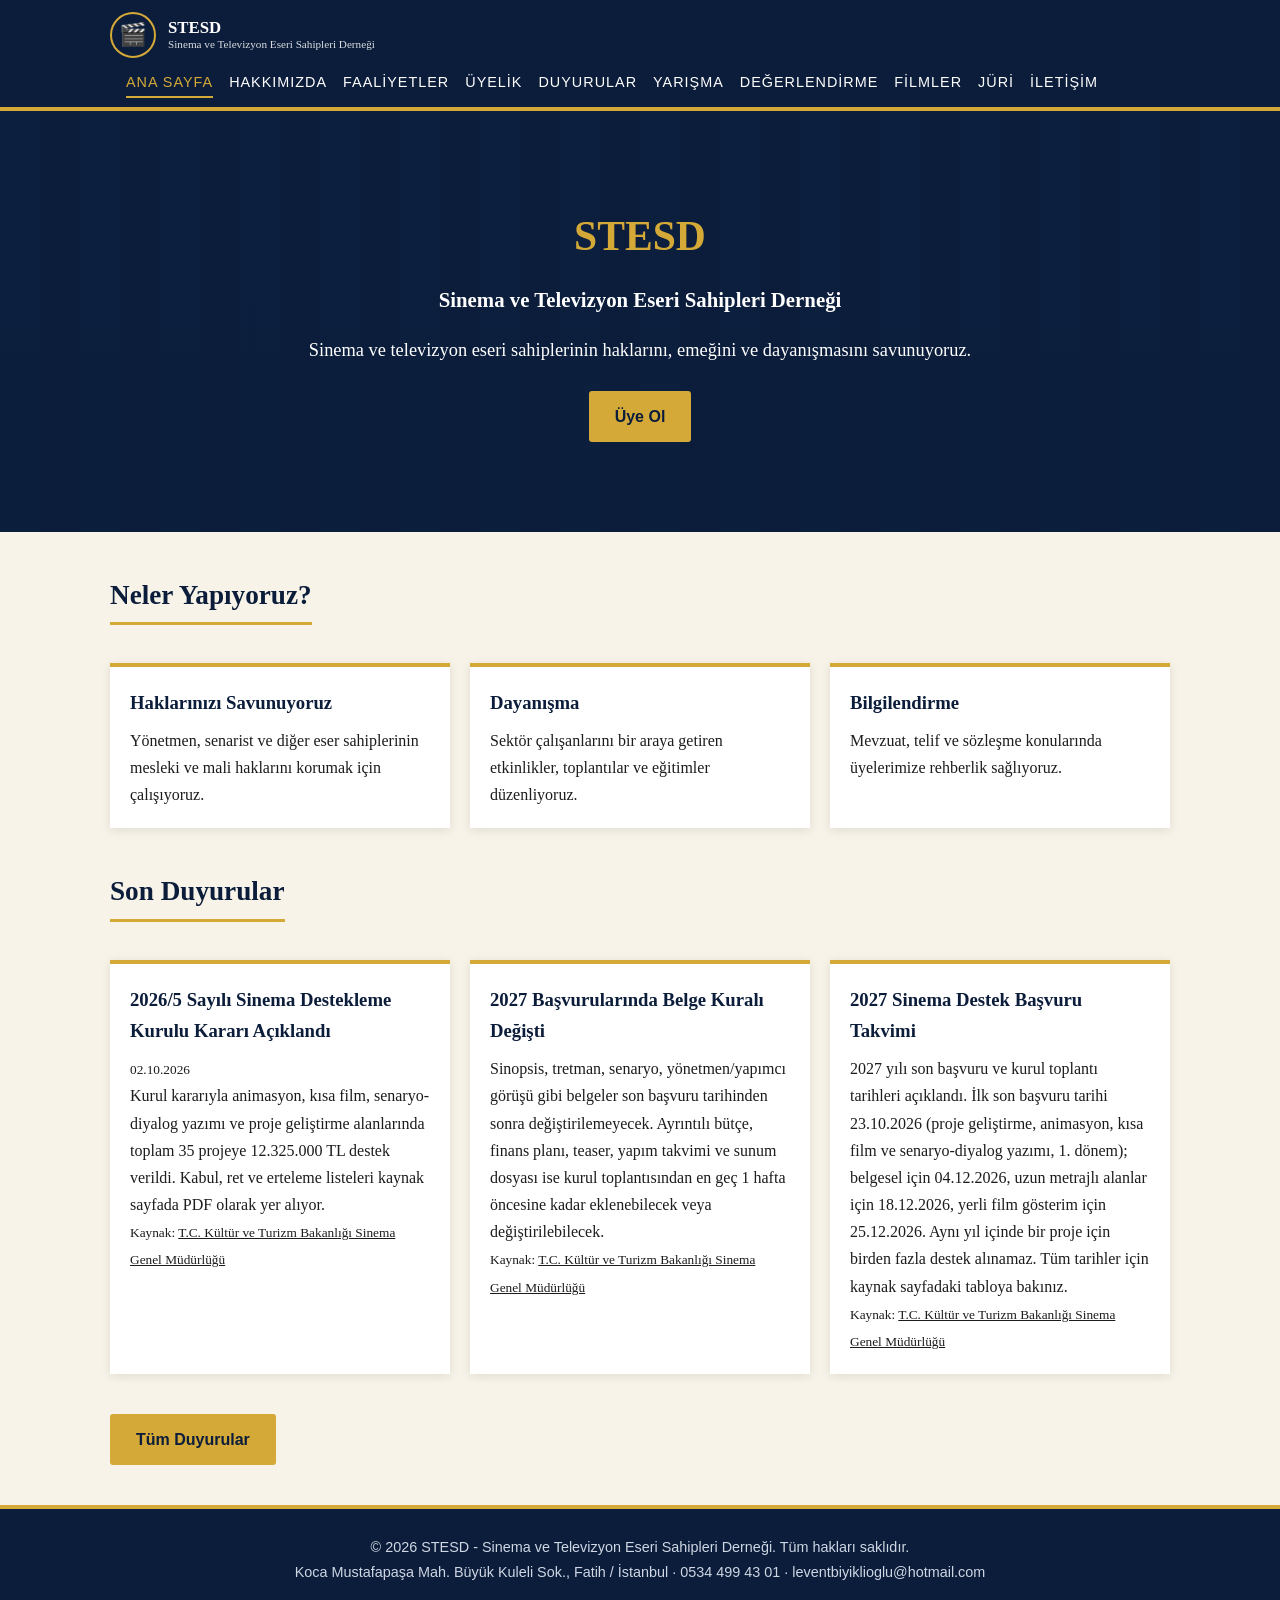
<file: index.html>
<!DOCTYPE html><html lang="tr"><head><meta charset="UTF-8"><meta name="viewport" content="width=device-width,initial-scale=1"><title>Ana Sayfa | STESD</title><meta name="description" content="Sinema ve Televizyon Eseri Sahipleri Derneği resmî web sitesi"><link rel="stylesheet" href="styles.css"></head><body>
<header><div class="bar"><a class="marka" href="index.html"><div class="amblem">🎬</div><b>STESD<small style="display:block;font-weight:normal;font-size:.7rem;opacity:.85">Sinema ve Televizyon Eseri Sahipleri Derneği</small></b></a><nav><a href="index.html" class=aktif>Ana Sayfa</a><a href="hakkimizda.html">Hakkımızda</a><a href="faaliyetler.html">Faaliyetler</a><a href="uyelik.html">Üyelik</a><a href="duyurular.html">Duyurular</a><a href="yarisma.html">Yarışma</a><a href="degerlendirme.html">Değerlendirme</a><a href="filmler.html">Filmler</a><a href="juri.html">Jüri</a><a href="iletisim.html">İletişim</a></nav></div></header>
<section class="hero"><h1>STESD</h1><h2 style="color:#fff;border:0;font-size:1.3rem;display:block">Sinema ve Televizyon Eseri Sahipleri Derneği</h2><p>Sinema ve televizyon eseri sahiplerinin haklarını, emeğini ve dayanışmasını savunuyoruz.</p><a class="btn" href="uyelik.html">Üye Ol</a></section><main><h2>Neler Yapıyoruz?</h2><div class="grid">
<div class="kart"><h3>Haklarınızı Savunuyoruz</h3><p>Yönetmen, senarist ve diğer eser sahiplerinin mesleki ve mali haklarını korumak için çalışıyoruz.</p></div>
<div class="kart"><h3>Dayanışma</h3><p>Sektör çalışanlarını bir araya getiren etkinlikler, toplantılar ve eğitimler düzenliyoruz.</p></div>
<div class="kart"><h3>Bilgilendirme</h3><p>Mevzuat, telif ve sözleşme konularında üyelerimize rehberlik sağlıyoruz.</p></div></div>
<h2>Son Duyurular</h2><div class="grid"><div class="kart"><h3>2026/5 Sayılı Sinema Destekleme Kurulu Kararı Açıklandı</h3><p><small>02.10.2026</small></p><p>Kurul kararıyla animasyon, kısa film, senaryo-diyalog yazımı ve proje geliştirme alanlarında toplam 35 projeye 12.325.000 TL destek verildi. Kabul, ret ve erteleme listeleri kaynak sayfada PDF olarak yer alıyor.</p><p><small>Kaynak: <a href="https://sinema.ktb.gov.tr/TR-474606/20265-sayili-sinema-destekleme-kurulu-karari-aciklandi.html" target="_blank" rel="noopener">T.C. Kültür ve Turizm Bakanlığı Sinema Genel Müdürlüğü</a></small></p></div><div class="kart"><h3>2027 Başvurularında Belge Kuralı Değişti</h3><p>Sinopsis, tretman, senaryo, yönetmen/yapımcı görüşü gibi belgeler son başvuru tarihinden sonra değiştirilemeyecek. Ayrıntılı bütçe, finans planı, teaser, yapım takvimi ve sunum dosyası ise kurul toplantısından en geç 1 hafta öncesine kadar eklenebilecek veya değiştirilebilecek.</p><p><small>Kaynak: <a href="https://sinema.ktb.gov.tr/TR-471302/2027-yili-sinema-destek-basvurulari-hakkinda-onemli-degisiklik.html" target="_blank" rel="noopener">T.C. Kültür ve Turizm Bakanlığı Sinema Genel Müdürlüğü</a></small></p></div><div class="kart"><h3>2027 Sinema Destek Başvuru Takvimi</h3><p>2027 yılı son başvuru ve kurul toplantı tarihleri açıklandı. İlk son başvuru tarihi 23.10.2026 (proje geliştirme, animasyon, kısa film ve senaryo-diyalog yazımı, 1. dönem); belgesel için 04.12.2026, uzun metrajlı alanlar için 18.12.2026, yerli film gösterim için 25.12.2026. Aynı yıl içinde bir proje için birden fazla destek alınamaz. Tüm tarihler için kaynak sayfadaki tabloya bakınız.</p><p><small>Kaynak: <a href="https://sinema.ktb.gov.tr/TR-461081/2027-yili-sinema-destek-basvurulari-hakkinda.html" target="_blank" rel="noopener">T.C. Kültür ve Turizm Bakanlığı Sinema Genel Müdürlüğü</a></small></p></div></div><p><a class="btn" href="duyurular.html">Tüm Duyurular</a></p></main>
<footer><p>&copy; 2026 STESD - Sinema ve Televizyon Eseri Sahipleri Derneği. Tüm hakları saklıdır.</p><p>Koca Mustafapaşa Mah. Büyük Kuleli Sok., Fatih / İstanbul · 0534 499 43 01 · leventbiyiklioglu@hotmail.com</p></footer></body></html>
</file>
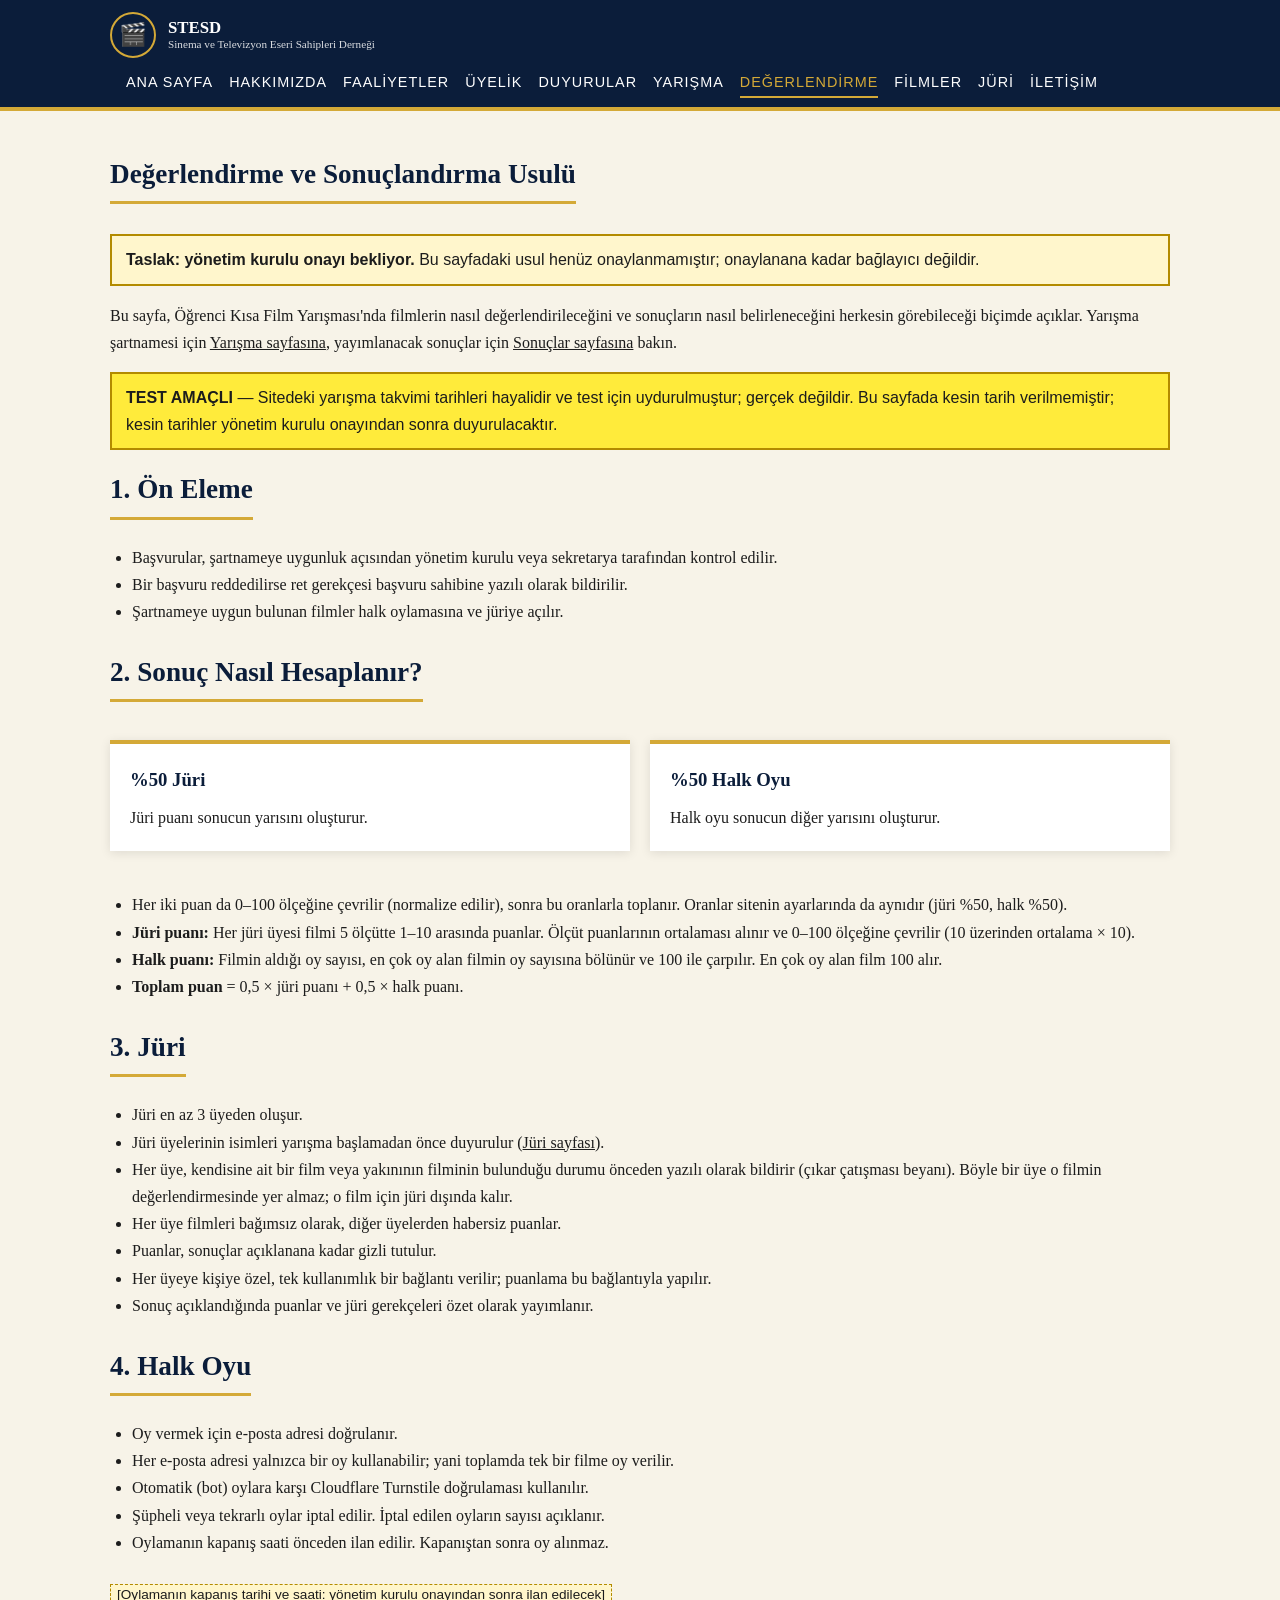
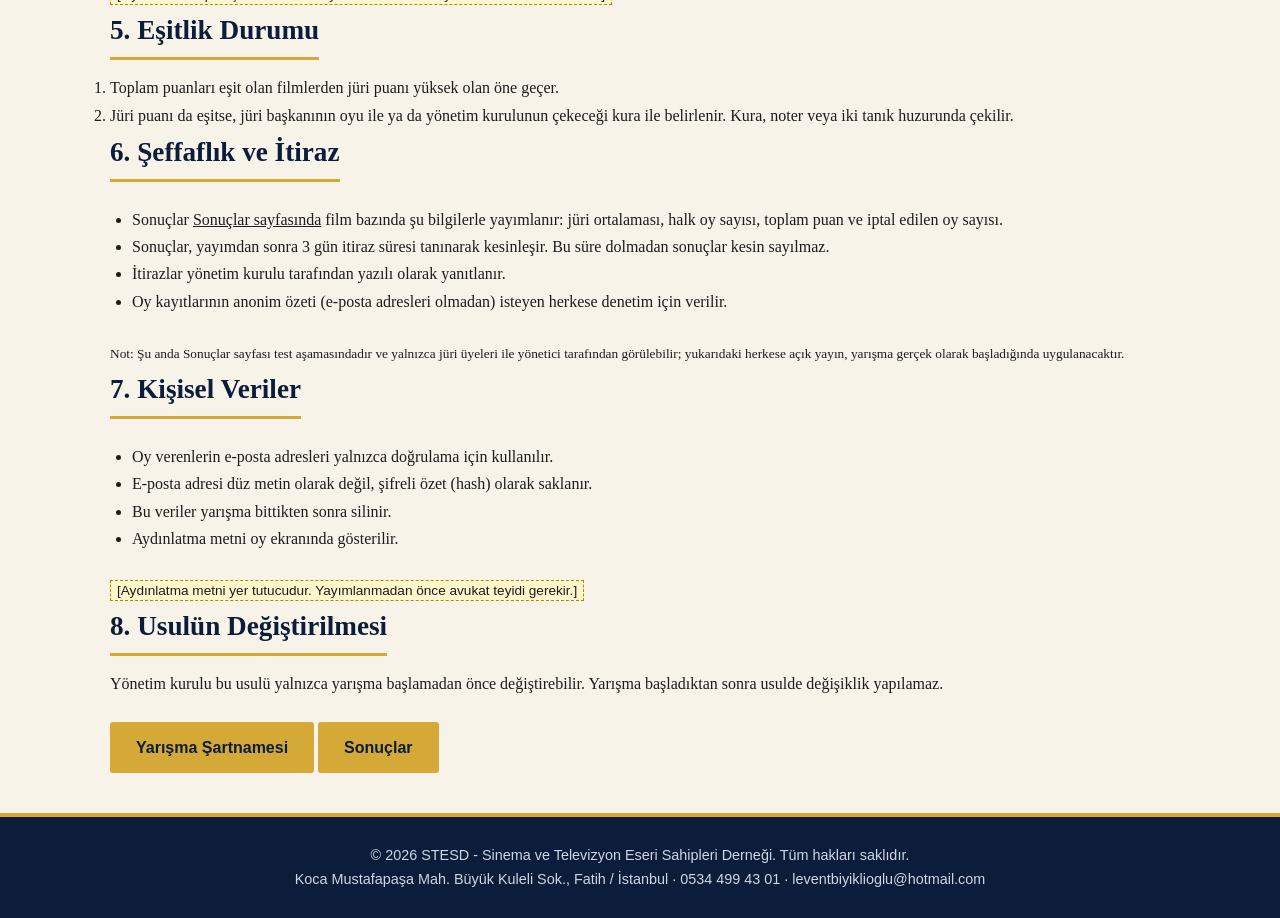
<file: degerlendirme.html>
<!DOCTYPE html><html lang="tr"><head><meta charset="UTF-8"><meta name="viewport" content="width=device-width,initial-scale=1"><title>Değerlendirme ve Sonuçlandırma Usulü | STESD</title><meta name="description" content="Sinema ve Televizyon Eseri Sahipleri Derneği resmî web sitesi"><link rel="stylesheet" href="styles.css"></head><body>
<header><div class="bar"><a class="marka" href="index.html"><div class="amblem">🎬</div><b>STESD<small style="display:block;font-weight:normal;font-size:.7rem;opacity:.85">Sinema ve Televizyon Eseri Sahipleri Derneği</small></b></a><nav><a href="index.html">Ana Sayfa</a><a href="hakkimizda.html">Hakkımızda</a><a href="faaliyetler.html">Faaliyetler</a><a href="uyelik.html">Üyelik</a><a href="duyurular.html">Duyurular</a><a href="yarisma.html">Yarışma</a><a href="degerlendirme.html" class=aktif>Değerlendirme</a><a href="filmler.html">Filmler</a><a href="juri.html">Jüri</a><a href="iletisim.html">İletişim</a></nav></div></header>
<main><h2>Değerlendirme ve Sonuçlandırma Usulü</h2>
<div class="test-bant" style="background:#fff6cc"><strong>Taslak: yönetim kurulu onayı bekliyor.</strong> Bu sayfadaki usul henüz onaylanmamıştır; onaylanana kadar bağlayıcı değildir.</div>
<p>Bu sayfa, Öğrenci Kısa Film Yarışması'nda filmlerin nasıl değerlendirileceğini ve sonuçların nasıl belirleneceğini herkesin görebileceği biçimde açıklar. Yarışma şartnamesi için <a href="yarisma.html">Yarışma sayfasına</a>, yayımlanacak sonuçlar için <a href="sonuclar.html">Sonuçlar sayfasına</a> bakın.</p>
<div class="test-bant"><strong>TEST AMAÇLI</strong> — Sitedeki yarışma takvimi tarihleri hayalidir ve test için uydurulmuştur; gerçek değildir. Bu sayfada kesin tarih verilmemiştir; kesin tarihler yönetim kurulu onayından sonra duyurulacaktır.</div>

<h2 id="on-eleme">1. Ön Eleme</h2>
<ul class="liste">
<li>Başvurular, şartnameye uygunluk açısından yönetim kurulu veya sekretarya tarafından kontrol edilir.</li>
<li>Bir başvuru reddedilirse ret gerekçesi başvuru sahibine yazılı olarak bildirilir.</li>
<li>Şartnameye uygun bulunan filmler halk oylamasına ve jüriye açılır.</li>
</ul>

<h2 id="puanlama">2. Sonuç Nasıl Hesaplanır?</h2>
<div class="grid">
<div class="kart"><h3>%50 Jüri</h3><p>Jüri puanı sonucun yarısını oluşturur.</p></div>
<div class="kart"><h3>%50 Halk Oyu</h3><p>Halk oyu sonucun diğer yarısını oluşturur.</p></div>
</div>
<ul class="liste">
<li>Her iki puan da 0–100 ölçeğine çevrilir (normalize edilir), sonra bu oranlarla toplanır. Oranlar sitenin ayarlarında da aynıdır (jüri %50, halk %50).</li>
<li><b>Jüri puanı:</b> Her jüri üyesi filmi 5 ölçütte 1–10 arasında puanlar. Ölçüt puanlarının ortalaması alınır ve 0–100 ölçeğine çevrilir (10 üzerinden ortalama × 10).</li>
<li><b>Halk puanı:</b> Filmin aldığı oy sayısı, en çok oy alan filmin oy sayısına bölünür ve 100 ile çarpılır. En çok oy alan film 100 alır.</li>
<li><b>Toplam puan</b> = 0,5 × jüri puanı + 0,5 × halk puanı.</li>
</ul>

<h2 id="juri">3. Jüri</h2>
<ul class="liste">
<li>Jüri en az 3 üyeden oluşur.</li>
<li>Jüri üyelerinin isimleri yarışma başlamadan önce duyurulur (<a href="juri.html">Jüri sayfası</a>).</li>
<li>Her üye, kendisine ait bir film veya yakınının filminin bulunduğu durumu önceden yazılı olarak bildirir (çıkar çatışması beyanı). Böyle bir üye o filmin değerlendirmesinde yer almaz; o film için jüri dışında kalır.</li>
<li>Her üye filmleri bağımsız olarak, diğer üyelerden habersiz puanlar.</li>
<li>Puanlar, sonuçlar açıklanana kadar gizli tutulur.</li>
<li>Her üyeye kişiye özel, tek kullanımlık bir bağlantı verilir; puanlama bu bağlantıyla yapılır.</li>
<li>Sonuç açıklandığında puanlar ve jüri gerekçeleri özet olarak yayımlanır.</li>
</ul>

<h2 id="halk-oyu">4. Halk Oyu</h2>
<ul class="liste">
<li>Oy vermek için e-posta adresi doğrulanır.</li>
<li>Her e-posta adresi yalnızca bir oy kullanabilir; yani toplamda tek bir filme oy verilir.</li>
<li>Otomatik (bot) oylara karşı Cloudflare Turnstile doğrulaması kullanılır.</li>
<li>Şüpheli veya tekrarlı oylar iptal edilir. İptal edilen oyların sayısı açıklanır.</li>
<li>Oylamanın kapanış saati önceden ilan edilir. Kapanıştan sonra oy alınmaz.</li>
</ul>
<p><span class="yer">[Oylamanın kapanış tarihi ve saati: yönetim kurulu onayından sonra ilan edilecek]</span></p>

<h2 id="esitlik">5. Eşitlik Durumu</h2>
<ol class="liste">
<li>Toplam puanları eşit olan filmlerden jüri puanı yüksek olan öne geçer.</li>
<li>Jüri puanı da eşitse, jüri başkanının oyu ile ya da yönetim kurulunun çekeceği kura ile belirlenir. Kura, noter veya iki tanık huzurunda çekilir.</li>
</ol>

<h2 id="seffaflik">6. Şeffaflık ve İtiraz</h2>
<ul class="liste">
<li>Sonuçlar <a href="sonuclar.html">Sonuçlar sayfasında</a> film bazında şu bilgilerle yayımlanır: jüri ortalaması, halk oy sayısı, toplam puan ve iptal edilen oy sayısı.</li>
<li>Sonuçlar, yayımdan sonra 3 gün itiraz süresi tanınarak kesinleşir. Bu süre dolmadan sonuçlar kesin sayılmaz.</li>
<li>İtirazlar yönetim kurulu tarafından yazılı olarak yanıtlanır.</li>
<li>Oy kayıtlarının anonim özeti (e-posta adresleri olmadan) isteyen herkese denetim için verilir.</li>
</ul>
<p><small>Not: Şu anda Sonuçlar sayfası test aşamasındadır ve yalnızca jüri üyeleri ile yönetici tarafından görülebilir; yukarıdaki herkese açık yayın, yarışma gerçek olarak başladığında uygulanacaktır.</small></p>

<h2 id="kvkk">7. Kişisel Veriler</h2>
<ul class="liste">
<li>Oy verenlerin e-posta adresleri yalnızca doğrulama için kullanılır.</li>
<li>E-posta adresi düz metin olarak değil, şifreli özet (hash) olarak saklanır.</li>
<li>Bu veriler yarışma bittikten sonra silinir.</li>
<li>Aydınlatma metni oy ekranında gösterilir.</li>
</ul>
<p><span class="yer">[Aydınlatma metni yer tutucudur. Yayımlanmadan önce avukat teyidi gerekir.]</span></p>

<h2 id="degisiklik">8. Usulün Değiştirilmesi</h2>
<p>Yönetim kurulu bu usulü yalnızca yarışma başlamadan önce değiştirebilir. Yarışma başladıktan sonra usulde değişiklik yapılamaz.</p>

<p style="margin-top:24px"><a class="btn" href="yarisma.html">Yarışma Şartnamesi</a> <a class="btn" href="sonuclar.html">Sonuçlar</a></p>
</main>

<footer><p>&copy; 2026 STESD - Sinema ve Televizyon Eseri Sahipleri Derneği. Tüm hakları saklıdır.</p><p>Koca Mustafapaşa Mah. Büyük Kuleli Sok., Fatih / İstanbul · 0534 499 43 01 · leventbiyiklioglu@hotmail.com</p></footer></body></html>
</file>
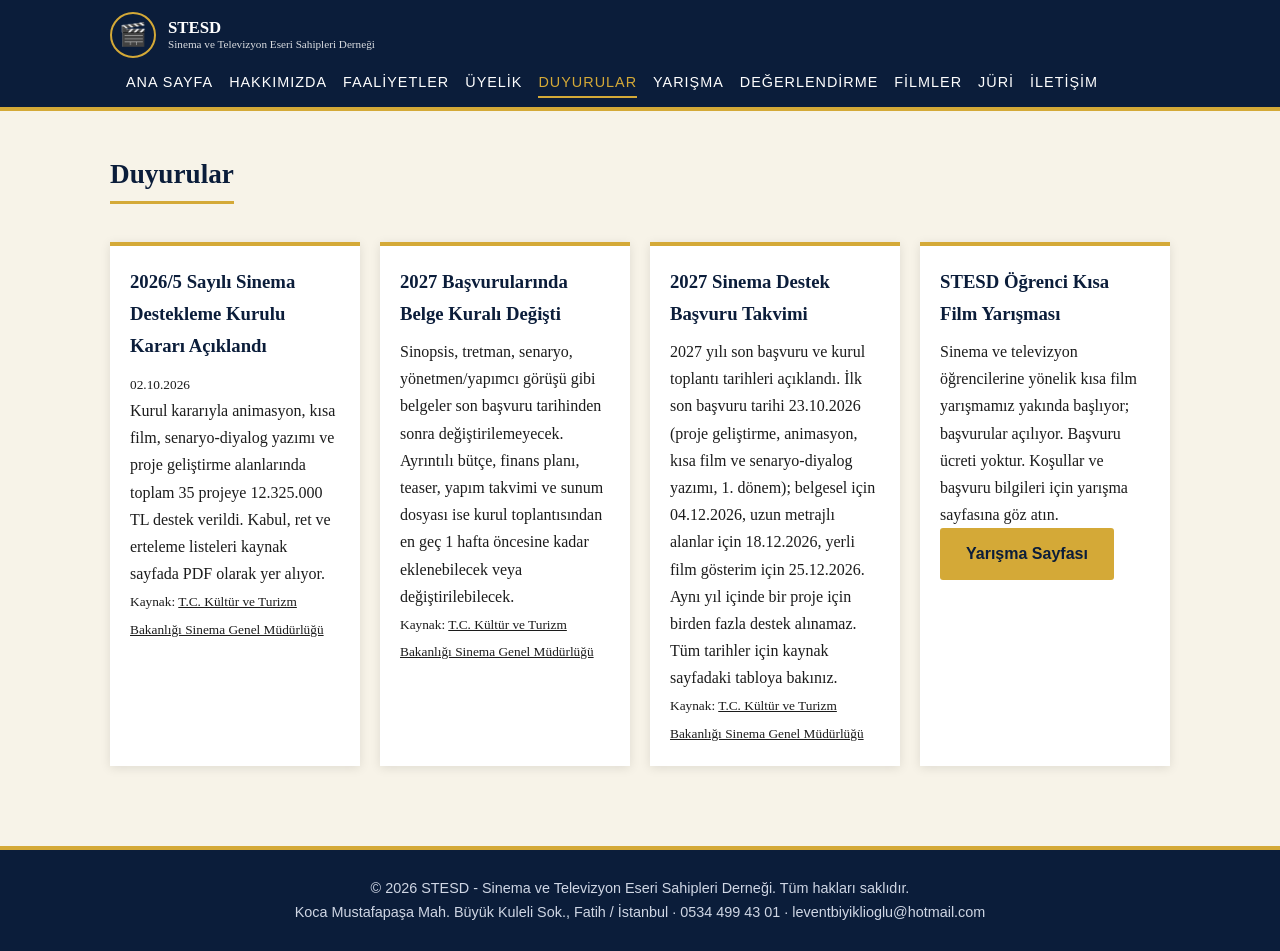
<file: duyurular.html>
<!DOCTYPE html><html lang="tr"><head><meta charset="UTF-8"><meta name="viewport" content="width=device-width,initial-scale=1"><title>Duyurular | STESD</title><meta name="description" content="Sinema ve Televizyon Eseri Sahipleri Derneği resmî web sitesi"><link rel="stylesheet" href="styles.css"></head><body>
<header><div class="bar"><a class="marka" href="index.html"><div class="amblem">🎬</div><b>STESD<small style="display:block;font-weight:normal;font-size:.7rem;opacity:.85">Sinema ve Televizyon Eseri Sahipleri Derneği</small></b></a><nav><a href="index.html">Ana Sayfa</a><a href="hakkimizda.html">Hakkımızda</a><a href="faaliyetler.html">Faaliyetler</a><a href="uyelik.html">Üyelik</a><a href="duyurular.html" class=aktif>Duyurular</a><a href="yarisma.html">Yarışma</a><a href="degerlendirme.html">Değerlendirme</a><a href="filmler.html">Filmler</a><a href="juri.html">Jüri</a><a href="iletisim.html">İletişim</a></nav></div></header>
<main><h2>Duyurular</h2><div class="grid"><div class="kart"><h3>2026/5 Sayılı Sinema Destekleme Kurulu Kararı Açıklandı</h3><p><small>02.10.2026</small></p><p>Kurul kararıyla animasyon, kısa film, senaryo-diyalog yazımı ve proje geliştirme alanlarında toplam 35 projeye 12.325.000 TL destek verildi. Kabul, ret ve erteleme listeleri kaynak sayfada PDF olarak yer alıyor.</p><p><small>Kaynak: <a href="https://sinema.ktb.gov.tr/TR-474606/20265-sayili-sinema-destekleme-kurulu-karari-aciklandi.html" target="_blank" rel="noopener">T.C. Kültür ve Turizm Bakanlığı Sinema Genel Müdürlüğü</a></small></p></div><div class="kart"><h3>2027 Başvurularında Belge Kuralı Değişti</h3><p>Sinopsis, tretman, senaryo, yönetmen/yapımcı görüşü gibi belgeler son başvuru tarihinden sonra değiştirilemeyecek. Ayrıntılı bütçe, finans planı, teaser, yapım takvimi ve sunum dosyası ise kurul toplantısından en geç 1 hafta öncesine kadar eklenebilecek veya değiştirilebilecek.</p><p><small>Kaynak: <a href="https://sinema.ktb.gov.tr/TR-471302/2027-yili-sinema-destek-basvurulari-hakkinda-onemli-degisiklik.html" target="_blank" rel="noopener">T.C. Kültür ve Turizm Bakanlığı Sinema Genel Müdürlüğü</a></small></p></div><div class="kart"><h3>2027 Sinema Destek Başvuru Takvimi</h3><p>2027 yılı son başvuru ve kurul toplantı tarihleri açıklandı. İlk son başvuru tarihi 23.10.2026 (proje geliştirme, animasyon, kısa film ve senaryo-diyalog yazımı, 1. dönem); belgesel için 04.12.2026, uzun metrajlı alanlar için 18.12.2026, yerli film gösterim için 25.12.2026. Aynı yıl içinde bir proje için birden fazla destek alınamaz. Tüm tarihler için kaynak sayfadaki tabloya bakınız.</p><p><small>Kaynak: <a href="https://sinema.ktb.gov.tr/TR-461081/2027-yili-sinema-destek-basvurulari-hakkinda.html" target="_blank" rel="noopener">T.C. Kültür ve Turizm Bakanlığı Sinema Genel Müdürlüğü</a></small></p></div><div class="kart"><h3>STESD Öğrenci Kısa Film Yarışması</h3><p>Sinema ve televizyon öğrencilerine yönelik kısa film yarışmamız yakında başlıyor; başvurular açılıyor. Başvuru ücreti yoktur. Koşullar ve başvuru bilgileri için yarışma sayfasına göz atın.</p><p><a class="btn" href="yarisma.html">Yarışma Sayfası</a></p></div></div></main>
<footer><p>&copy; 2026 STESD - Sinema ve Televizyon Eseri Sahipleri Derneği. Tüm hakları saklıdır.</p><p>Koca Mustafapaşa Mah. Büyük Kuleli Sok., Fatih / İstanbul · 0534 499 43 01 · leventbiyiklioglu@hotmail.com</p></footer></body></html>
</file>
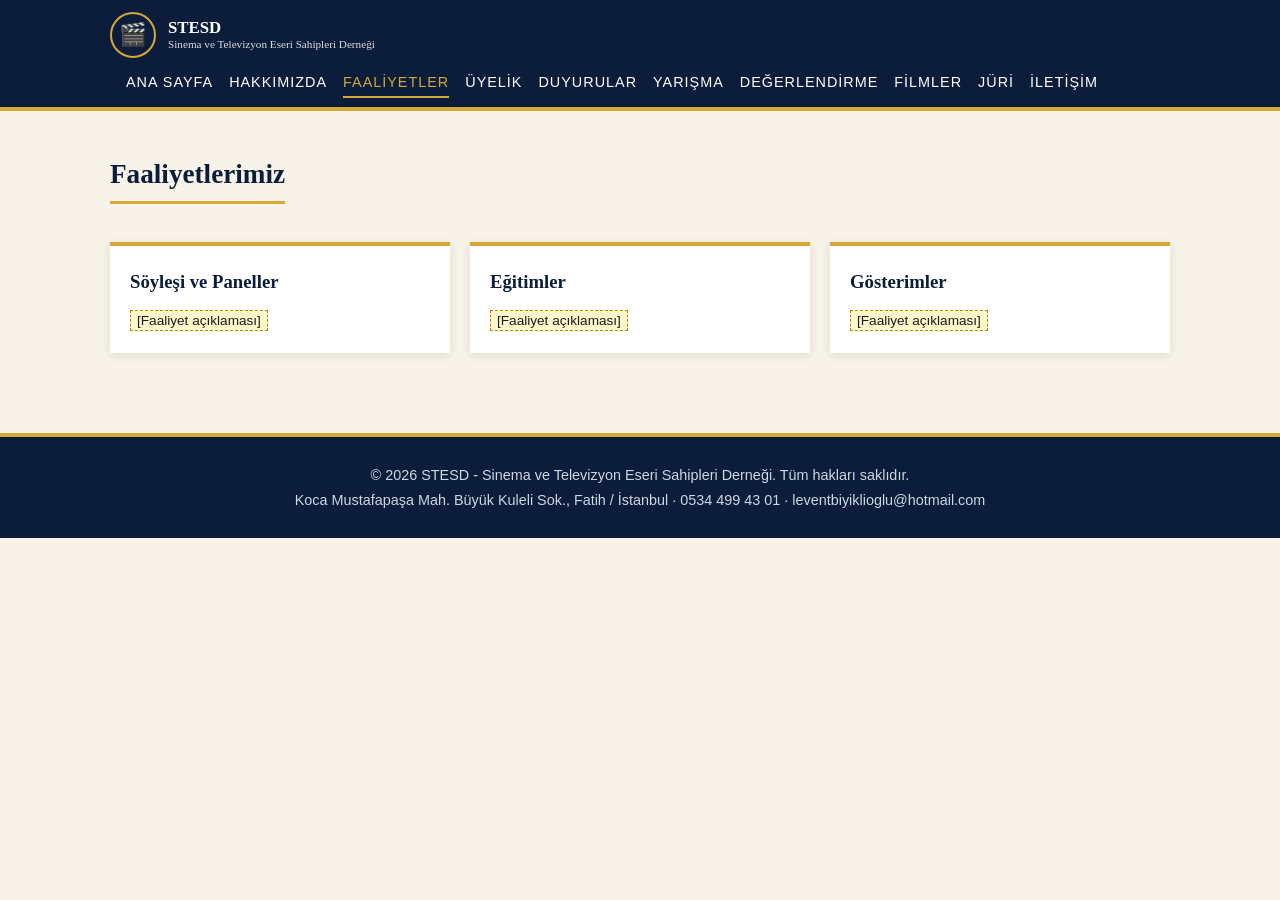
<file: faaliyetler.html>
<!DOCTYPE html><html lang="tr"><head><meta charset="UTF-8"><meta name="viewport" content="width=device-width,initial-scale=1"><title>Faaliyetler | STESD</title><meta name="description" content="Sinema ve Televizyon Eseri Sahipleri Derneği resmî web sitesi"><link rel="stylesheet" href="styles.css"></head><body>
<header><div class="bar"><a class="marka" href="index.html"><div class="amblem">🎬</div><b>STESD<small style="display:block;font-weight:normal;font-size:.7rem;opacity:.85">Sinema ve Televizyon Eseri Sahipleri Derneği</small></b></a><nav><a href="index.html">Ana Sayfa</a><a href="hakkimizda.html">Hakkımızda</a><a href="faaliyetler.html" class=aktif>Faaliyetler</a><a href="uyelik.html">Üyelik</a><a href="duyurular.html">Duyurular</a><a href="yarisma.html">Yarışma</a><a href="degerlendirme.html">Değerlendirme</a><a href="filmler.html">Filmler</a><a href="juri.html">Jüri</a><a href="iletisim.html">İletişim</a></nav></div></header>
<main><h2>Faaliyetlerimiz</h2><div class="grid"><div class="kart"><h3>Söyleşi ve Paneller</h3><p><span class="yer">[Faaliyet açıklaması]</span></p></div><div class="kart"><h3>Eğitimler</h3><p><span class="yer">[Faaliyet açıklaması]</span></p></div><div class="kart"><h3>Gösterimler</h3><p><span class="yer">[Faaliyet açıklaması]</span></p></div></div></main>
<footer><p>&copy; 2026 STESD - Sinema ve Televizyon Eseri Sahipleri Derneği. Tüm hakları saklıdır.</p><p>Koca Mustafapaşa Mah. Büyük Kuleli Sok., Fatih / İstanbul · 0534 499 43 01 · leventbiyiklioglu@hotmail.com</p></footer></body></html>
</file>
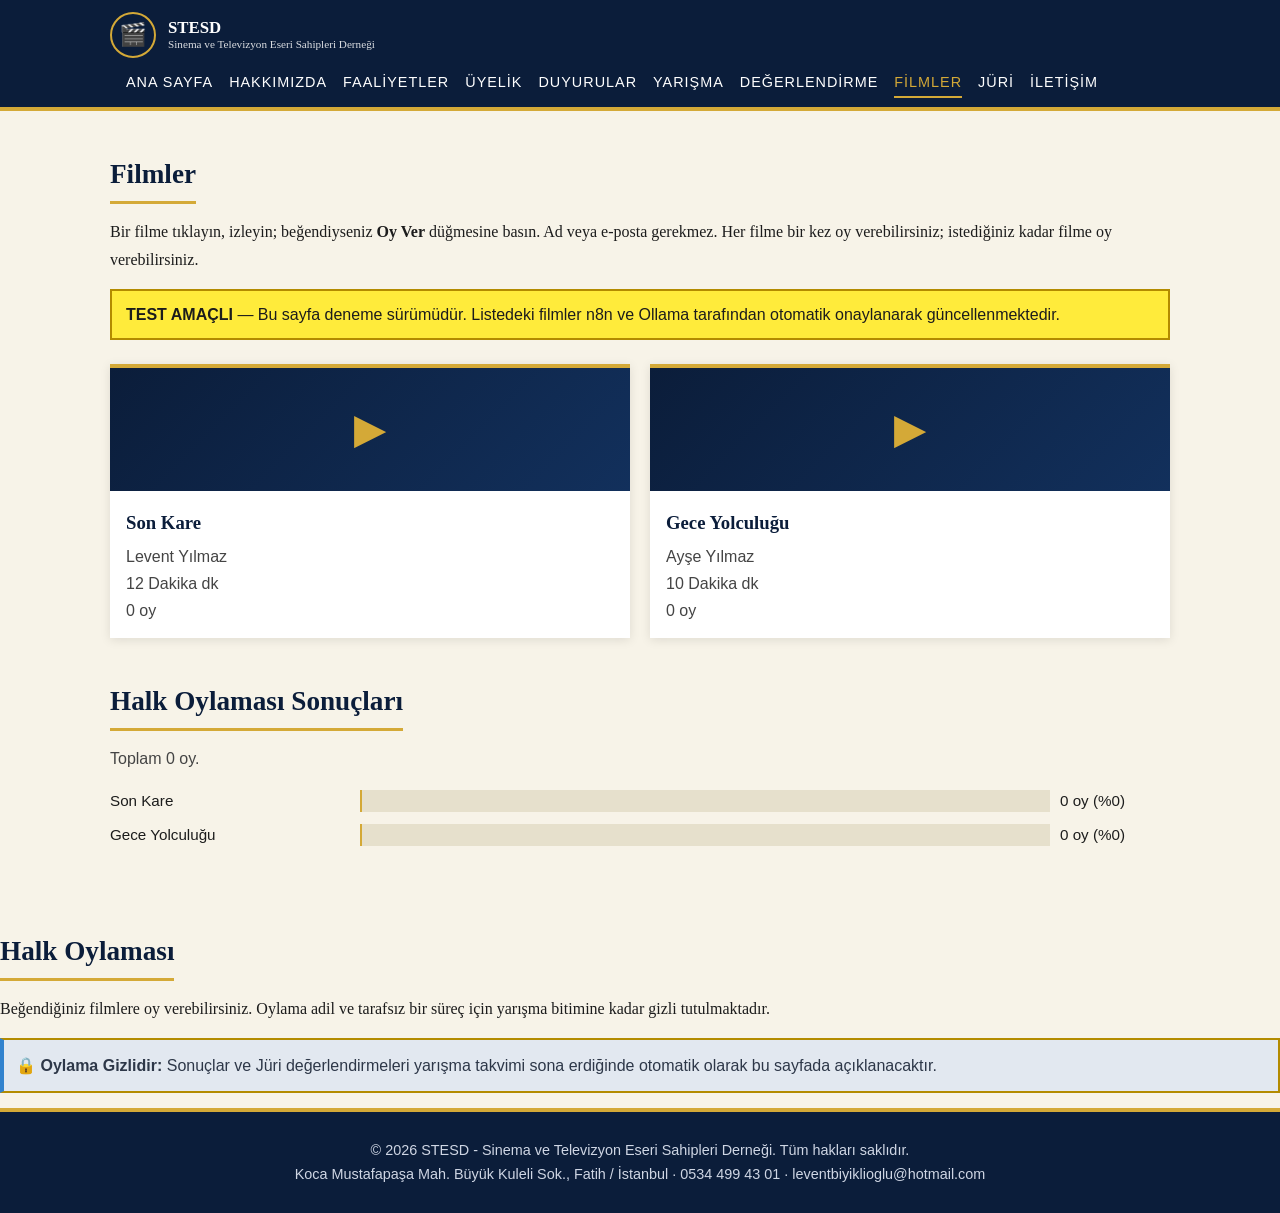
<file: filmler.html>
<!DOCTYPE html><html lang="tr"><head><meta charset="UTF-8"><meta name="viewport" content="width=device-width,initial-scale=1"><title>Filmler | STESD</title><meta name="description" content="Sinema ve Televizyon Eseri Sahipleri Derneği resmî web sitesi"><link rel="stylesheet" href="styles.css"></head><body>
<header><div class="bar"><a class="marka" href="index.html"><div class="amblem">🎬</div><b>STESD<small style="display:block;font-weight:normal;font-size:.7rem;opacity:.85">Sinema ve Televizyon Eseri Sahipleri Derneği</small></b></a><nav><a href="index.html">Ana Sayfa</a><a href="hakkimizda.html">Hakkımızda</a><a href="faaliyetler.html">Faaliyetler</a><a href="uyelik.html">Üyelik</a><a href="duyurular.html">Duyurular</a><a href="yarisma.html">Yarışma</a><a href="degerlendirme.html">Değerlendirme</a><a href="filmler.html" class="aktif">Filmler</a><a href="juri.html">Jüri</a><a href="iletisim.html">İletişim</a></nav></div></header>
<main><h2>Filmler</h2>
<p>Bir filme tıklayın, izleyin; beğendiyseniz <b>Oy Ver</b> düğmesine basın. Ad veya e-posta gerekmez. Her filme bir kez oy verebilirsiniz; istediğiniz kadar filme oy verebilirsiniz.</p>
<div class="test-bant"><strong>TEST AMAÇLI</strong> — Bu sayfa deneme sürümüdür. Listedeki filmler n8n ve Ollama tarafından otomatik onaylanarak güncellenmektedir.</div>
<div id="durum" class="mesaj">Filmler yükleniyor…</div>
<div id="panel" class="oynatici-panel" style="display:none" aria-live="polite"></div>
<div id="galeri" class="grid"></div>
<h2>Halk Oylaması Sonuçları</h2>
<p class="kucuk" id="toplam"></p>
<div id="grafik" style="margin:16px 0 40px"></div></main>
 <!-- Yarışma Devam Ederken Görünen Gizli Oylama Alanı -->
<div id="oylama-alani">
    <h2>Halk Oylaması</h2>
    <p>Beğendiğiniz filmlere oy verebilirsiniz. Oylama adil ve tarafsız bir süreç için yarışma bitimine kadar gizli tutulmaktadır.</p>
    
    <div class="test-bant" style="background-color: #e2e8f0; color: #2d3748; border-left: 4px solid #3182ce; padding: 12px; margin: 15px 0;">
        🔒 <strong>Oylama Gizlidir:</strong> Sonuçlar ve Jüri değerlendirmeleri yarışma takvimi sona erdiğinde otomatik olarak bu sayfada açıklanacaktır.
    </div>


     <!-- Yarışma Bitince Otomatik Açılacak Grafik Alanı -->
     <div id="sonuc-alani" style="display: none;">
         <h2>Resmî Halk Oylaması ve Jüri Sonuçları</h2>
         <p class="kucuk" id="toplam-oy"></p>
         <div id="grafik" style="margin: 16px 0 40px"></div>
     </div>
 </div>
<footer><p>&copy; 2026 STESD - Sinema ve Televizyon Eseri Sahipleri Derneği. Tüm hakları saklıdır.</p><p>Koca Mustafapaşa Mah. Büyük Kuleli Sok., Fatih / İstanbul · 0534 499 43 01 · leventbiyiklioglu@hotmail.com</p></footer>
<script src="oy.js"></script>
<script>
(function(){
var E=STESD.el,filmler=[],sayilar={},secili=null;
var benim={};try{(JSON.parse(localStorage.getItem('stesd_oy')||'[]')).forEach(function(i){benim[i]=1})}catch(x){}
function kaydet(){try{localStorage.setItem('stesd_oy',JSON.stringify(Object.keys(benim)))}catch(x){}}
var durum=document.getElementById('durum'),panel=document.getElementById('panel'),galeri=document.getElementById('galeri'),grafik=document.getElementById('grafik');
function say(id){return sayilar[id]||0}

function galeriCiz(){
 galeri.textContent='';
 filmler.forEach(function(f, idx){
  var filmId = f.id || idx + 1;
  var ek = E('div',{class:'kucuk',text:say(filmId)+' oy'+(benim[filmId]?' · ✔ oy verdiniz':'')});
  var k = STESD.kart(f,ek,function(){ac(filmId,true)});
  if(filmId===secili)k.classList.add('secili');
  galeri.appendChild(k);
 });
}

function grafikCiz(){
 grafik.textContent='';
 var toplam=0,maks=0;
 filmler.forEach(function(f, idx){
  var filmId = f.id || idx + 1;
  toplam += say(filmId);
  if(say(filmId)>maks) maks = say(filmId);
 });
 document.getElementById('toplam').textContent='Toplam '+toplam+' oy.';
 filmler.slice().sort(function(a,b){
  var idA = a.id || 1, idB = b.id || 1;
  return say(idB)-say(idA);
 }).forEach(function(f, idx){
  var filmId = f.id || idx + 1;
  var n=say(filmId),yz=toplam?Math.round(100*n/toplam):0;
  var dolgu=E('div',{class:'cubuk-dolgu'});dolgu.style.width=(maks?100*n/maks:0)+'%';
  grafik.appendChild(E('div',{class:'cubuk-satir'},[E('span',{text:f.baslik||f.title||f.film_adi}),E('div',{class:'cubuk-iz'},[dolgu]),E('span',{text:n+' oy (%'+yz+')'})]));
 });
}

function panelCiz(){
 var f=filmler.filter(function(x, idx){return (x.id||idx+1)===secili})[0];
 if(!f){panel.style.display='none';return}
 var filmId = f.id || secili;
 var kap=E('div'),b=STESD.bilgi(f);
 var kapat=E('button',{type:'button',class:'kapat',text:'Kapat ✕'});
 kapat.onclick=function(){secili=null;panel.style.display='none';panel.textContent='';galeriCiz()};
 var msj=E('div',{class:'mesaj'});
 var buton=E('button',{type:'button',class:'oy-buton'});
 var sayi=E('span',{class:'oy-sayisi'});
 function guncelle(){
  if(benim[filmId]){buton.textContent='✔ Oy verdiniz';buton.disabled=true}else{buton.textContent='👍 Oy Ver';buton.disabled=false}
  sayi.textContent='Oy sayısı: '+say(filmId);
 }
 guncelle();
 buton.onclick=function(){
  benim[filmId]=1;
  sayilar[filmId]=(sayilar[filmId]||0)+1;
  kaydet();
  STESD.mesaj(msj,'Oyunuz yerel olarak kaydedildi. Teşekkürler!','tamam');
  guncelle();galeriCiz();grafikCiz();
 };
 panel.textContent='';
 panel.appendChild(kapat);
 panel.appendChild(E('h3',{text:f.baslik||f.title||f.film_adi,style:'color:#0b1d3a;margin-bottom:4px'}));
 panel.appendChild(E('p',{class:'kucuk',text:(f.yonetmen||f.director||'Yönetmen Belirtilmedi')+' — '+(f.sure||f.duration||'')}));
 STESD.oynaticiKur(kap,f);panel.appendChild(kap);
 if(f.ozet||f.summary)panel.appendChild(E('p',{text:f.ozet||f.summary,style:'margin-top:14px'}));
 panel.appendChild(E('div',{class:'oy-alan'},[buton,sayi]));
 panel.appendChild(msj);
 panel.style.display='block';
}

function ac(id,kaydir){secili=id;panelCiz();galeriCiz();if(kaydir)panel.scrollIntoView({behavior:'smooth',block:'start'})}

(async function(){
 try{
  var res = await fetch('data/approved_films.json?v=' + new Date().getTime());
  if(!res.ok) throw new Error('Film verisi yüklenemedi.');
  var data = await res.json();
  
  filmler = (Array.isArray(data) ? data : [data]).map(function(item, idx){
   return {
    id: item.id || idx + 1,
    baslik: item.title || item.film_adi || 'İsimsiz Film',
    yonetmen: item.director || item.yonetmen || 'Belirtilmedi',
    sure: item.duration || item.sure || '',
    video: item.link || item.video_linki || item.url || '',
    ozet: item.ozet || item.summary || ''
   };
  });

  durum.style.display = 'none';
  galeriCiz();
  grafikCiz();
 }catch(x){
  STESD.mesaj(durum, 'Film verileri okunurken hata oluştu: ' + x.message, 'hata');
 }
})();
})();
</script></body></html>
</file>
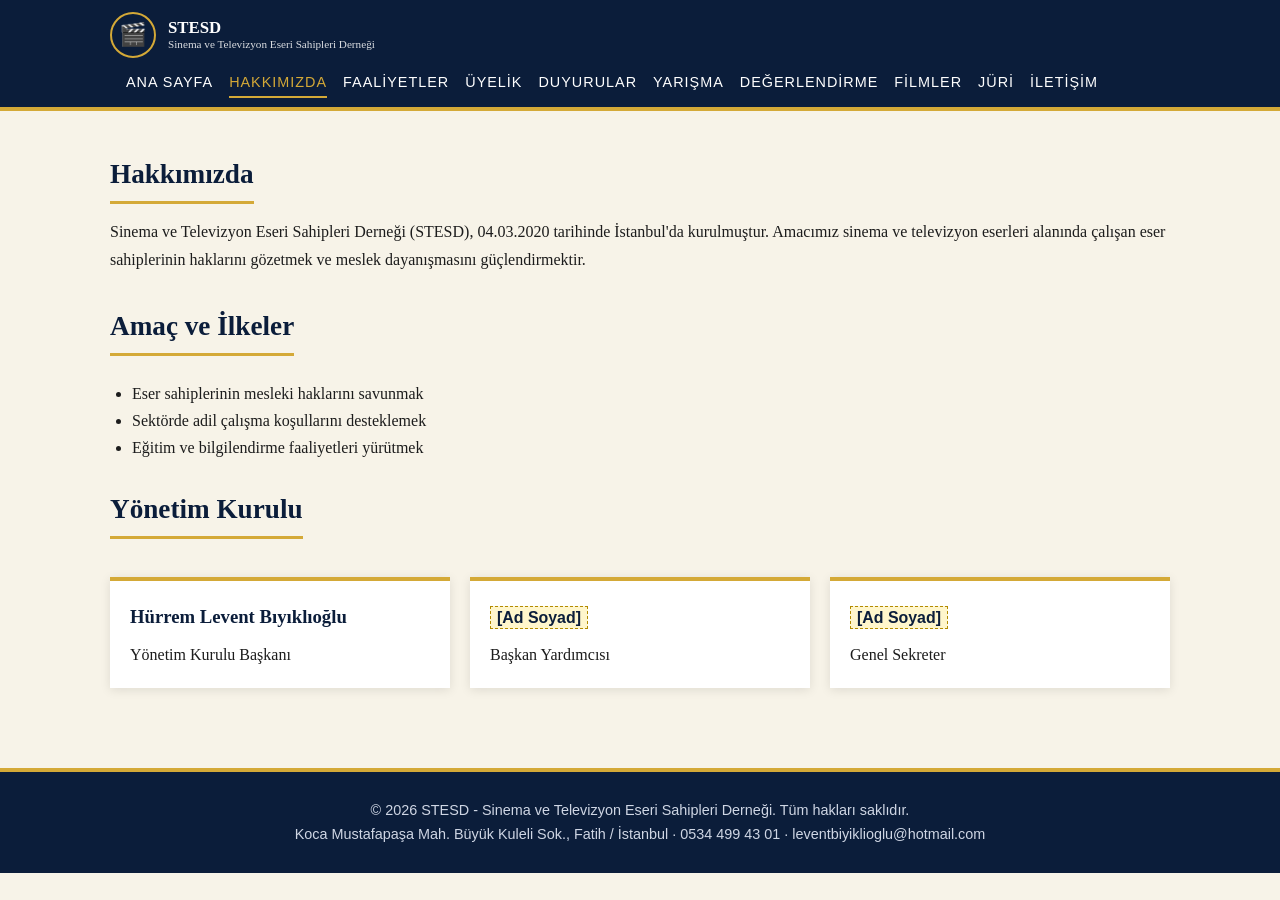
<file: hakkimizda.html>
<!DOCTYPE html><html lang="tr"><head><meta charset="UTF-8"><meta name="viewport" content="width=device-width,initial-scale=1"><title>Hakkımızda | STESD</title><meta name="description" content="Sinema ve Televizyon Eseri Sahipleri Derneği resmî web sitesi"><link rel="stylesheet" href="styles.css"></head><body>
<header><div class="bar"><a class="marka" href="index.html"><div class="amblem">🎬</div><b>STESD<small style="display:block;font-weight:normal;font-size:.7rem;opacity:.85">Sinema ve Televizyon Eseri Sahipleri Derneği</small></b></a><nav><a href="index.html">Ana Sayfa</a><a href="hakkimizda.html" class=aktif>Hakkımızda</a><a href="faaliyetler.html">Faaliyetler</a><a href="uyelik.html">Üyelik</a><a href="duyurular.html">Duyurular</a><a href="yarisma.html">Yarışma</a><a href="degerlendirme.html">Değerlendirme</a><a href="filmler.html">Filmler</a><a href="juri.html">Jüri</a><a href="iletisim.html">İletişim</a></nav></div></header>
<main><h2>Hakkımızda</h2><p>Sinema ve Televizyon Eseri Sahipleri Derneği (STESD), 04.03.2020 tarihinde İstanbul'da kurulmuştur. Amacımız sinema ve televizyon eserleri alanında çalışan eser sahiplerinin haklarını gözetmek ve meslek dayanışmasını güçlendirmektir.</p>
<h2 style="margin-top:30px">Amaç ve İlkeler</h2><ul class="liste"><li>Eser sahiplerinin mesleki haklarını savunmak</li><li>Sektörde adil çalışma koşullarını desteklemek</li><li>Eğitim ve bilgilendirme faaliyetleri yürütmek</li></ul>
<h2>Yönetim Kurulu</h2><div class="grid"><div class="kart"><h3>Hürrem Levent Bıyıklıoğlu</h3><p>Yönetim Kurulu Başkanı</p></div><div class="kart"><h3><span class="yer">[Ad Soyad]</span></h3><p>Başkan Yardımcısı</p></div><div class="kart"><h3><span class="yer">[Ad Soyad]</span></h3><p>Genel Sekreter</p></div></div></main>
<footer><p>&copy; 2026 STESD - Sinema ve Televizyon Eseri Sahipleri Derneği. Tüm hakları saklıdır.</p><p>Koca Mustafapaşa Mah. Büyük Kuleli Sok., Fatih / İstanbul · 0534 499 43 01 · leventbiyiklioglu@hotmail.com</p></footer></body></html>
</file>
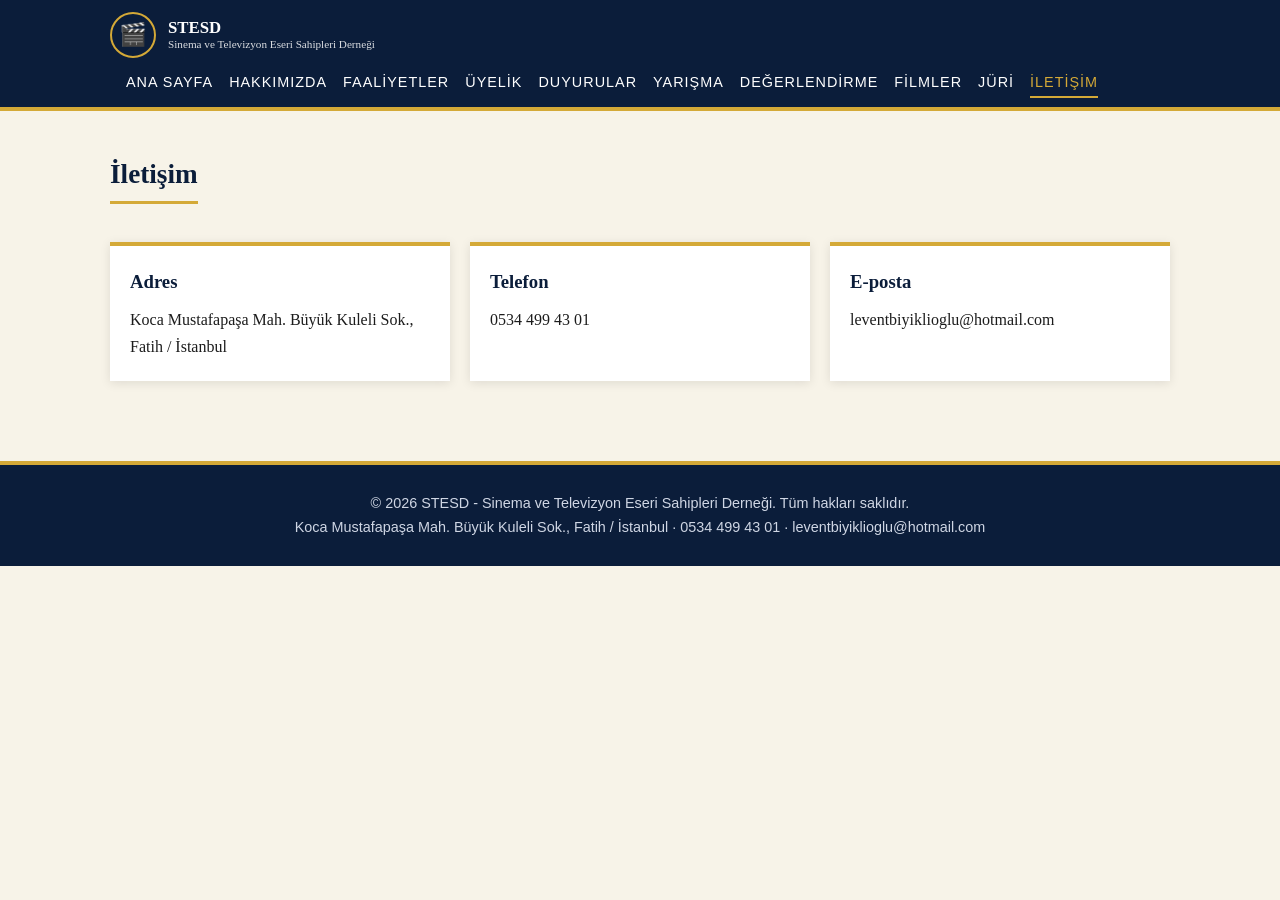
<file: iletisim.html>
<!DOCTYPE html><html lang="tr"><head><meta charset="UTF-8"><meta name="viewport" content="width=device-width,initial-scale=1"><title>İletişim | STESD</title><meta name="description" content="Sinema ve Televizyon Eseri Sahipleri Derneği resmî web sitesi"><link rel="stylesheet" href="styles.css"></head><body>
<header><div class="bar"><a class="marka" href="index.html"><div class="amblem">🎬</div><b>STESD<small style="display:block;font-weight:normal;font-size:.7rem;opacity:.85">Sinema ve Televizyon Eseri Sahipleri Derneği</small></b></a><nav><a href="index.html">Ana Sayfa</a><a href="hakkimizda.html">Hakkımızda</a><a href="faaliyetler.html">Faaliyetler</a><a href="uyelik.html">Üyelik</a><a href="duyurular.html">Duyurular</a><a href="yarisma.html">Yarışma</a><a href="degerlendirme.html">Değerlendirme</a><a href="filmler.html">Filmler</a><a href="juri.html">Jüri</a><a href="iletisim.html" class=aktif>İletişim</a></nav></div></header>
<main><h2>İletişim</h2><div class="grid"><div class="kart"><h3>Adres</h3><p>Koca Mustafapaşa Mah. Büyük Kuleli Sok., Fatih / İstanbul</p></div><div class="kart"><h3>Telefon</h3><p>0534 499 43 01</p></div><div class="kart"><h3>E-posta</h3><p>leventbiyiklioglu@hotmail.com</p></div></div></main>
<footer><p>&copy; 2026 STESD - Sinema ve Televizyon Eseri Sahipleri Derneği. Tüm hakları saklıdır.</p><p>Koca Mustafapaşa Mah. Büyük Kuleli Sok., Fatih / İstanbul · 0534 499 43 01 · leventbiyiklioglu@hotmail.com</p></footer></body></html>
</file>
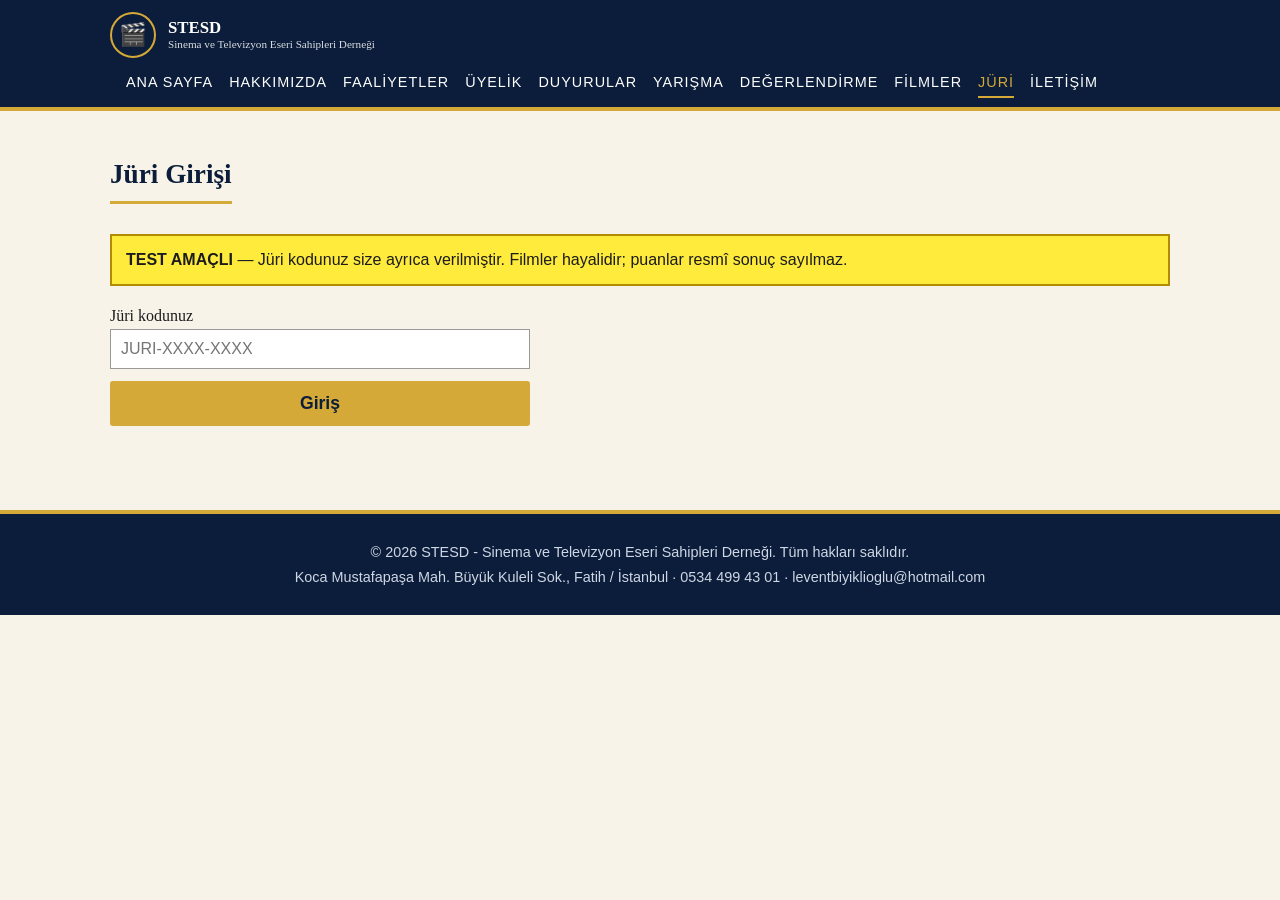
<file: juri.html>
<!DOCTYPE html><html lang="tr"><head><meta charset="UTF-8"><meta name="viewport" content="width=device-width,initial-scale=1"><title>Jüri | STESD</title><meta name="description" content="Sinema ve Televizyon Eseri Sahipleri Derneği resmî web sitesi"><link rel="stylesheet" href="styles.css"></head><body>
<header><div class="bar"><a class="marka" href="index.html"><div class="amblem">🎬</div><b>STESD<small style="display:block;font-weight:normal;font-size:.7rem;opacity:.85">Sinema ve Televizyon Eseri Sahipleri Derneği</small></b></a><nav><a href="index.html">Ana Sayfa</a><a href="hakkimizda.html">Hakkımızda</a><a href="faaliyetler.html">Faaliyetler</a><a href="uyelik.html">Üyelik</a><a href="duyurular.html">Duyurular</a><a href="yarisma.html">Yarışma</a><a href="degerlendirme.html">Değerlendirme</a><a href="filmler.html">Filmler</a><a href="juri.html" class=aktif>Jüri</a><a href="iletisim.html">İletişim</a></nav></div></header>
<main><h2>Jüri Girişi</h2>
<div class="test-bant"><strong>TEST AMAÇLI</strong> — Jüri kodunuz size ayrıca verilmiştir. Filmler hayalidir; puanlar resmî sonuç sayılmaz.</div>
<div id="giris">
<form id="girisForm" class="kod-form"><label>Jüri kodunuz<input id="kod" autocomplete="off" autocapitalize="characters" placeholder="JURI-XXXX-XXXX" required></label>
<button class="btn" type="submit" style="border:0;cursor:pointer;font-size:1.1rem">Giriş</button><div id="girisMsj" class="mesaj"></div></form>
</div>
<div id="icerik" style="display:none">
 <div class="juri-ust"><div>Hoş geldiniz, <b id="ad"></b></div><div><a class="btn" href="sonuclar.html">Sonuçlar</a> <button type="button" id="cikis" class="kapat" style="float:none">Çıkış</button></div></div>
 <p style="margin-top:10px">Bir film seçin, izleyin; 5 ölçütün her birine 1-10 arası puan verin ve kaydedin. Puanınızı sonra değiştirebilirsiniz.</p>
 <div id="panel" class="oynatici-panel" style="display:none"></div>
 <div id="galeri" class="grid"></div>
</div></main>
<footer><p>&copy; 2026 STESD - Sinema ve Televizyon Eseri Sahipleri Derneği. Tüm hakları saklıdır.</p><p>Koca Mustafapaşa Mah. Büyük Kuleli Sok., Fatih / İstanbul · 0534 499 43 01 · leventbiyiklioglu@hotmail.com</p></footer>
<script src="oy.js"></script>
<script>
(function(){
var E=STESD.el,kod='',olcutler=[],filmler=[],puanlar={},secili=null;
var giris=document.getElementById('giris'),icerik=document.getElementById('icerik'),panel=document.getElementById('panel'),galeri=document.getElementById('galeri'),gm=document.getElementById('girisMsj');
function galeriCiz(){
 galeri.textContent='';
 filmler.forEach(function(f){
  var p=puanlar[f.id];
  var k=STESD.kart(f,E('div',{class:'kucuk',text:p?'✔ Puanlandı':'Henüz puanlanmadı'}),function(){ac(f.id)});
  if(f.id===secili)k.classList.add('secili');
  galeri.appendChild(k);
 });
}
function ac(id){secili=id;panelCiz();galeriCiz();panel.scrollIntoView({behavior:'smooth',block:'start'})}
function panelCiz(){
 var f=filmler.filter(function(x){return x.id===secili})[0];
 if(!f){panel.style.display='none';return}
 var kayit=puanlar[f.id]||{puan:{},yorum:''},sec={};
 olcutler.forEach(function(o){if(kayit.puan&&kayit.puan[o.anahtar])sec[o.anahtar]=kayit.puan[o.anahtar]});
 var kapat=E('button',{type:'button',class:'kapat',text:'Kapat ✕'});
 kapat.onclick=function(){secili=null;panel.style.display='none';galeriCiz()};
 var kap=E('div'),b=STESD.bilgi(f);
 panel.textContent='';panel.appendChild(kapat);
 if(f.test)panel.appendChild(E('span',{class:'test-rozet',text:'TEST – hayali örnek'}));
 panel.appendChild(E('h3',{text:f.baslik,style:'color:#0b1d3a;margin-bottom:4px'}));
 panel.appendChild(E('p',{class:'kucuk',text:b[0]+(b[1]?' — '+b[1]:'')}));
 STESD.oynaticiKur(kap,f);panel.appendChild(kap);
 if(f.ozet)panel.appendChild(E('p',{text:f.ozet,style:'margin-top:14px'}));
 panel.appendChild(E('h3',{text:'Puanınız (1-10)',style:'margin-top:18px;color:#0b1d3a'}));
 olcutler.forEach(function(o){
  var dg=E('div',{class:'puan-dugmeler'});
  for(var i=1;i<=10;i++)(function(i){
   var bt=E('button',{type:'button',text:String(i),'aria-label':o.ad+' '+i});
   if(sec[o.anahtar]===i)bt.className='sec';
   bt.onclick=function(){sec[o.anahtar]=i;Array.prototype.forEach.call(dg.children,function(c){c.className=''});bt.className='sec'};
   dg.appendChild(bt);
  })(i);
  panel.appendChild(E('div',{class:'puan-satir'},[E('b',{text:o.ad}),dg]));
 });
 var yorum=E('textarea',{rows:'3',maxlength:'500',placeholder:'İsteğe bağlı kısa yorum (en fazla 500 karakter)'});
 yorum.value=kayit.yorum||'';
 var msj=E('div',{class:'mesaj'});
 var kb=E('button',{type:'button',class:'oy-buton',text:'Puanı Kaydet'});
 kb.onclick=async function(){
  for(var i=0;i<olcutler.length;i++)if(!sec[olcutler[i].anahtar]){STESD.mesaj(msj,'Lütfen "'+olcutler[i].ad+'" için puan seçin.','hata');return}
  kb.disabled=true;
  try{
   var d=await STESD.post('/api/juri/puan',{kod:kod,film:f.id,puan:sec,yorum:yorum.value});
   if(d.ok){puanlar[f.id]={puan:JSON.parse(JSON.stringify(sec)),yorum:yorum.value};STESD.mesaj(msj,'Kaydedildi. İsterseniz daha sonra değiştirebilirsiniz.','tamam');galeriCiz()}
   else if(d._durum===401||d._durum===429){STESD.mesaj(msj,d.hata,'hata')}
   else STESD.mesaj(msj,d.hata||'Kaydedilemedi.','hata');
  }catch(x){STESD.mesaj(msj,x.message,'hata')}
  kb.disabled=false;
 };
 panel.appendChild(E('label',{style:'display:block;margin-top:10px',text:'Yorum'},[yorum]));
 panel.appendChild(E('div',{class:'oy-alan'},[kb]));
 panel.appendChild(msj);
 panel.style.display='block';
}
async function girisYap(k,sessiz){
 try{
  var d=await STESD.post('/api/juri/giris',{kod:k});
  if(!d.ok){if(!sessiz)STESD.mesaj(gm,d.hata||'Giriş yapılamadı.','hata');try{sessionStorage.removeItem('stesd_kod')}catch(x){}return}
  var f=await STESD.api('/api/filmler');
  kod=k;olcutler=d.olcutler;puanlar=d.puanlar||{};filmler=f.filmler||[];
  try{sessionStorage.setItem('stesd_kod',k)}catch(x){}
  document.getElementById('ad').textContent=d.ad;
  giris.style.display='none';icerik.style.display='block';galeriCiz();
 }catch(x){if(!sessiz)STESD.mesaj(gm,x.message,'hata')}
}
document.getElementById('girisForm').addEventListener('submit',function(e){e.preventDefault();girisYap(document.getElementById('kod').value.trim(),false)});
document.getElementById('cikis').onclick=function(){try{sessionStorage.removeItem('stesd_kod')}catch(x){}location.reload()};
var s=null;try{s=sessionStorage.getItem('stesd_kod')}catch(x){}
if(s)girisYap(s,true);
})();
</script></body></html>
</file>
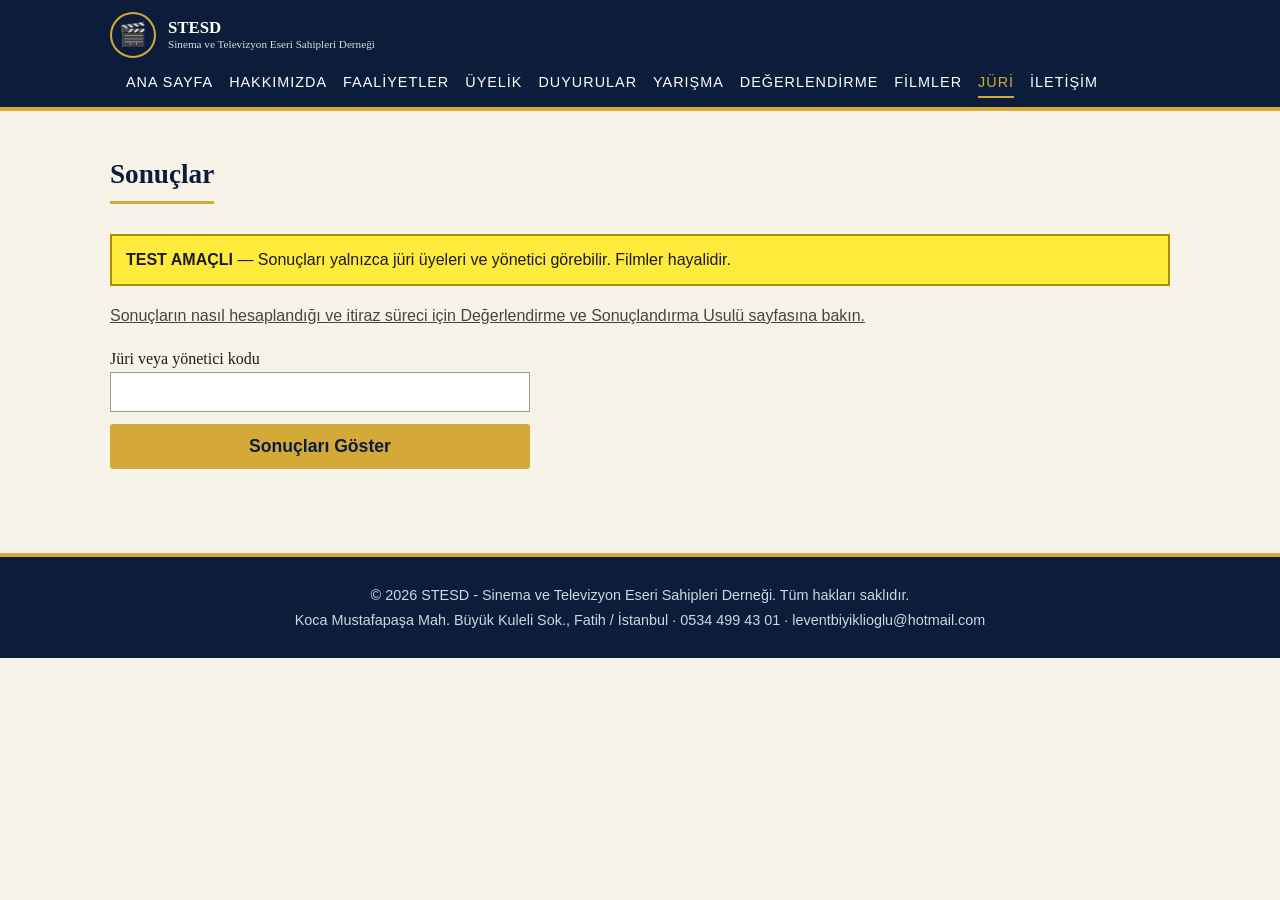
<file: sonuclar.html>
<!DOCTYPE html><html lang="tr"><head><meta charset="UTF-8"><meta name="viewport" content="width=device-width,initial-scale=1"><title>Sonuçlar | STESD</title><meta name="description" content="Sinema ve Televizyon Eseri Sahipleri Derneği resmî web sitesi"><link rel="stylesheet" href="styles.css"></head><body>
<header><div class="bar"><a class="marka" href="index.html"><div class="amblem">🎬</div><b>STESD<small style="display:block;font-weight:normal;font-size:.7rem;opacity:.85">Sinema ve Televizyon Eseri Sahipleri Derneği</small></b></a><nav><a href="index.html">Ana Sayfa</a><a href="hakkimizda.html">Hakkımızda</a><a href="faaliyetler.html">Faaliyetler</a><a href="uyelik.html">Üyelik</a><a href="duyurular.html">Duyurular</a><a href="yarisma.html">Yarışma</a><a href="degerlendirme.html">Değerlendirme</a><a href="filmler.html">Filmler</a><a href="juri.html" class=aktif>Jüri</a><a href="iletisim.html">İletişim</a></nav></div></header>
<main><h2>Sonuçlar</h2>
<div class="test-bant"><strong>TEST AMAÇLI</strong> — Sonuçları yalnızca jüri üyeleri ve yönetici görebilir. Filmler hayalidir.</div>
<p class="kucuk"><a href="degerlendirme.html">Sonuçların nasıl hesaplandığı ve itiraz süreci için Değerlendirme ve Sonuçlandırma Usulü sayfasına bakın.</a></p>
<div id="giris"><form id="girisForm" class="kod-form"><label>Jüri veya yönetici kodu<input id="kod" autocomplete="off" autocapitalize="characters" required></label>
<button class="btn" type="submit" style="border:0;cursor:pointer;font-size:1.1rem">Sonuçları Göster</button><div id="girisMsj" class="mesaj"></div></form></div>
<div id="icerik" style="display:none">
 <p id="agirlik" class="kucuk"></p>
 <div class="kaydirma"><table class="sonuc"><thead><tr><th>Sıra</th><th>Film</th><th>Halk oyu</th><th>Jüri ortalaması (/10)</th><th>Toplam (/100)</th></tr></thead><tbody id="govde"></tbody></table></div>
 <p class="kucuk" style="margin-top:12px">Toplam puan: jüri ortalaması 100 üzerinden, halk oyu ise en çok oy alan filme göre 100 üzerinden hesaplanır; ayarlanan ağırlıklarla birleştirilir.</p>
 <p style="margin-top:14px"><button type="button" id="yenile" class="kapat" style="float:none">Yenile</button> <button type="button" id="cikis" class="kapat" style="float:none">Çıkış</button> <a href="juri.html" class="kucuk">Jüri sayfası</a> · <a href="degerlendirme.html" class="kucuk">Değerlendirme ve sonuçlandırma usulü</a></p>
</div></main>
<footer><p>&copy; 2026 STESD - Sinema ve Televizyon Eseri Sahipleri Derneği. Tüm hakları saklıdır.</p><p>Koca Mustafapaşa Mah. Büyük Kuleli Sok., Fatih / İstanbul · 0534 499 43 01 · leventbiyiklioglu@hotmail.com</p></footer>
<script src="oy.js"></script>
<script>
(function(){
var E=STESD.el,kod='';
var giris=document.getElementById('giris'),icerik=document.getElementById('icerik'),gm=document.getElementById('girisMsj'),govde=document.getElementById('govde');
function cubuk(oran,jr){var d=E('div',{class:'cubuk-dolgu'+(jr?' jr':'')});d.style.width=Math.max(0,Math.min(100,oran))+'%';return E('div',{class:'cubuk-iz',style:'height:10px;margin-top:4px'},[d])}
async function yukle(k,sessiz){
 try{
  var d=await STESD.api('/api/sonuclar',{headers:{'X-Kod':k}});
  if(!d.ok){if(!sessiz)STESD.mesaj(gm,d.hata||'Giriş yapılamadı.','hata');try{sessionStorage.removeItem('stesd_kod')}catch(x){}return}
  kod=k;try{sessionStorage.setItem('stesd_kod',k)}catch(x){}
  giris.style.display='none';icerik.style.display='block';
  document.getElementById('agirlik').textContent='Ağırlık: jüri %'+d.agirlik.juri+' / halk %'+d.agirlik.halk+' · Toplam halk oyu: '+d.toplamOy+' · Jüri üyesi: '+d.juriSayisi+(d.yonetici?' · (yönetici görünümü)':'');
  govde.textContent='';
  var maks=0;d.filmler.forEach(function(f){if(f.halkOy>maks)maks=f.halkOy});
  d.filmler.forEach(function(f,i){
   var film=[E('b',{text:f.baslik}),E('div',{class:'kucuk',text:[f.yonetmen,f.universite].filter(Boolean).join(' · ')})];
   if(f.test)film.unshift(E('span',{class:'test-rozet',text:'TEST'}),document.createTextNode(' '));
   if(f.juriSayisi>0){
    var det=d.olcutler.map(function(o){return o.ad+': '+f.olcutOrtalama[o.anahtar]}).join(' · ');
    film.push(E('div',{class:'kucuk',text:det}));
   }
   (f.yorumlar||[]).forEach(function(y){film.push(E('div',{class:'kucuk',text:'💬 '+y.juri+': '+y.yorum}))});
   var halk=E('td',{},[E('div',{text:f.halkOy+' oy (%'+f.halkYuzde+')'}),cubuk(maks?100*f.halkOy/maks:0,false)]);
   var juri=E('td',{},[E('div',{text:f.juriSayisi>0?f.juriOrtalama+' ('+f.juriSayisi+' jüri)':'Henüz puan yok'}),cubuk(f.juriSayisi>0?f.juriOrtalama*10:0,true)]);
   var tr=E('tr',{class:i===0&&f.toplam>0?'birinci':''},[E('td',{class:'sayi',text:String(f.sira)}),E('td',{},film),halk,juri,E('td',{class:'sayi',text:String(f.toplam)})]);
   govde.appendChild(tr);
  });
 }catch(x){if(!sessiz)STESD.mesaj(gm,x.message,'hata')}
}
document.getElementById('girisForm').addEventListener('submit',function(e){e.preventDefault();yukle(document.getElementById('kod').value.trim(),false)});
document.getElementById('yenile').onclick=function(){yukle(kod,false)};
document.getElementById('cikis').onclick=function(){try{sessionStorage.removeItem('stesd_kod')}catch(x){}location.reload()};
var s=null;try{s=sessionStorage.getItem('stesd_kod')}catch(x){}
if(s)yukle(s,true);
})();
</script></body></html>
</file>
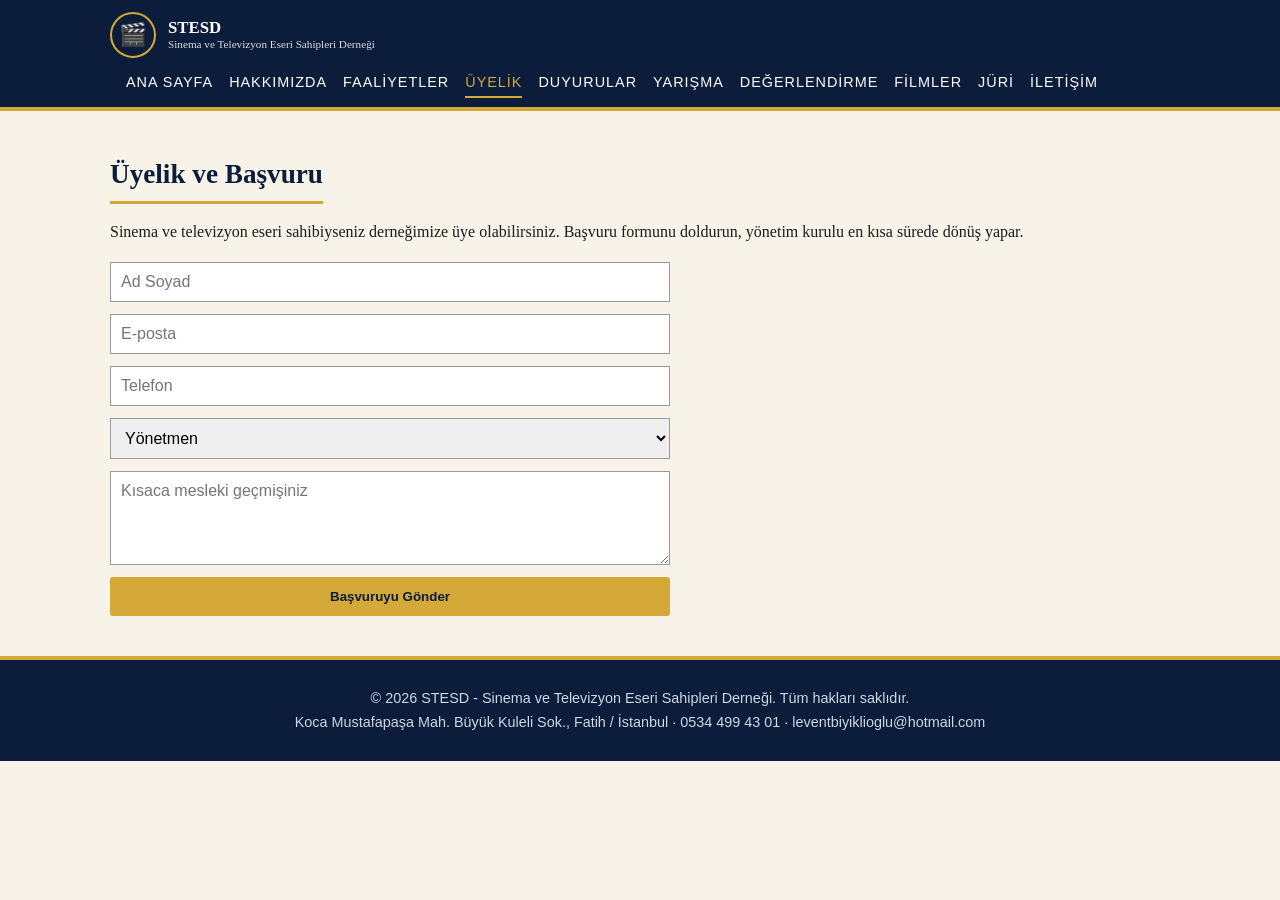
<file: uyelik.html>
<!DOCTYPE html><html lang="tr"><head><meta charset="UTF-8"><meta name="viewport" content="width=device-width,initial-scale=1"><title>Üyelik | STESD</title><meta name="description" content="Sinema ve Televizyon Eseri Sahipleri Derneği resmî web sitesi"><link rel="stylesheet" href="styles.css"></head><body>
<header><div class="bar"><a class="marka" href="index.html"><div class="amblem">🎬</div><b>STESD<small style="display:block;font-weight:normal;font-size:.7rem;opacity:.85">Sinema ve Televizyon Eseri Sahipleri Derneği</small></b></a><nav><a href="index.html">Ana Sayfa</a><a href="hakkimizda.html">Hakkımızda</a><a href="faaliyetler.html">Faaliyetler</a><a href="uyelik.html" class=aktif>Üyelik</a><a href="duyurular.html">Duyurular</a><a href="yarisma.html">Yarışma</a><a href="degerlendirme.html">Değerlendirme</a><a href="filmler.html">Filmler</a><a href="juri.html">Jüri</a><a href="iletisim.html">İletişim</a></nav></div></header>
<main><h2>Üyelik ve Başvuru</h2><p>Sinema ve televizyon eseri sahibiyseniz derneğimize üye olabilirsiniz. Başvuru formunu doldurun, yönetim kurulu en kısa sürede dönüş yapar.</p>
<form onsubmit="alert('Bu form örnek. Başvuru için lütfen e-posta ile iletişime geçin.');return false"><input placeholder="Ad Soyad" required><input type="email" placeholder="E-posta" required><input placeholder="Telefon"><select><option>Yönetmen</option><option>Senarist</option><option>Yapımcı</option><option>Görüntü Yönetmeni</option><option>Diğer</option></select><textarea rows="4" placeholder="Kısaca mesleki geçmişiniz"></textarea><button class="btn" style="border:0;cursor:pointer">Başvuruyu Gönder</button></form></main>
<footer><p>&copy; 2026 STESD - Sinema ve Televizyon Eseri Sahipleri Derneği. Tüm hakları saklıdır.</p><p>Koca Mustafapaşa Mah. Büyük Kuleli Sok., Fatih / İstanbul · 0534 499 43 01 · leventbiyiklioglu@hotmail.com</p></footer></body></html>
</file>
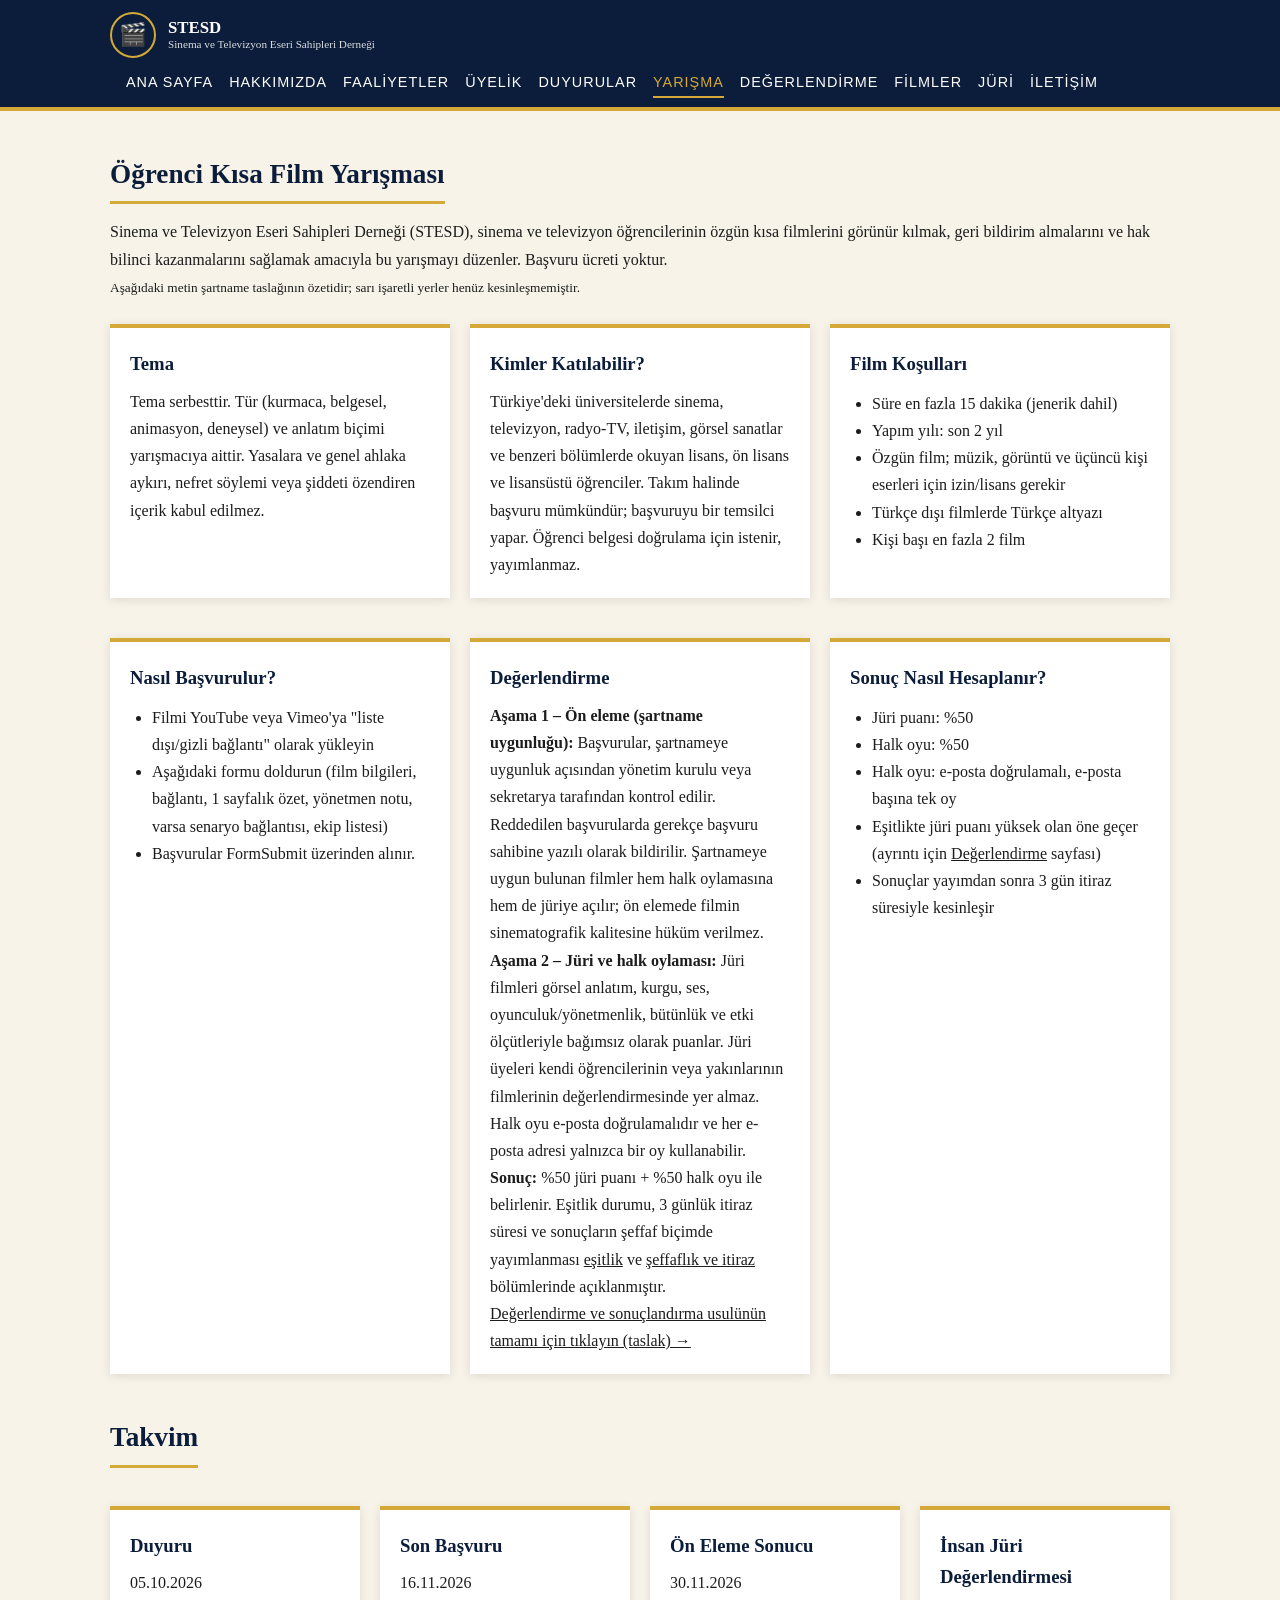
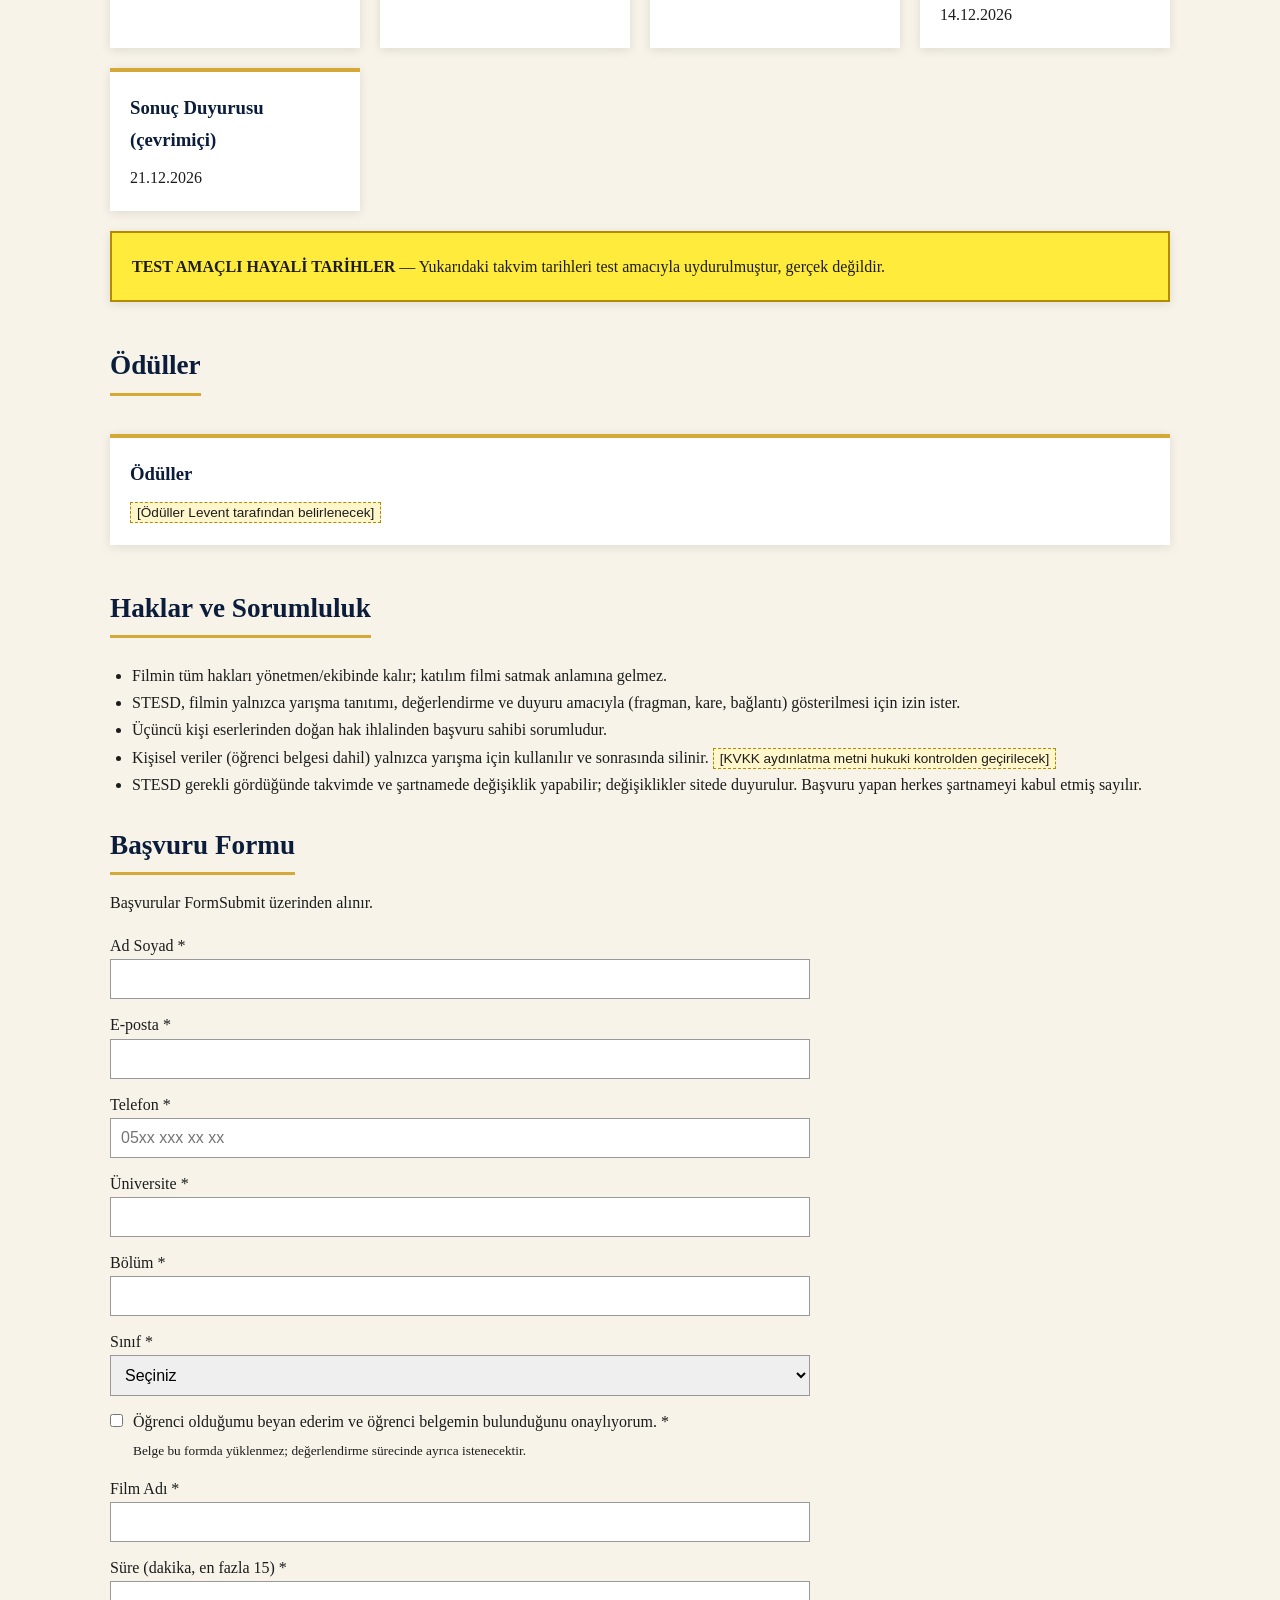
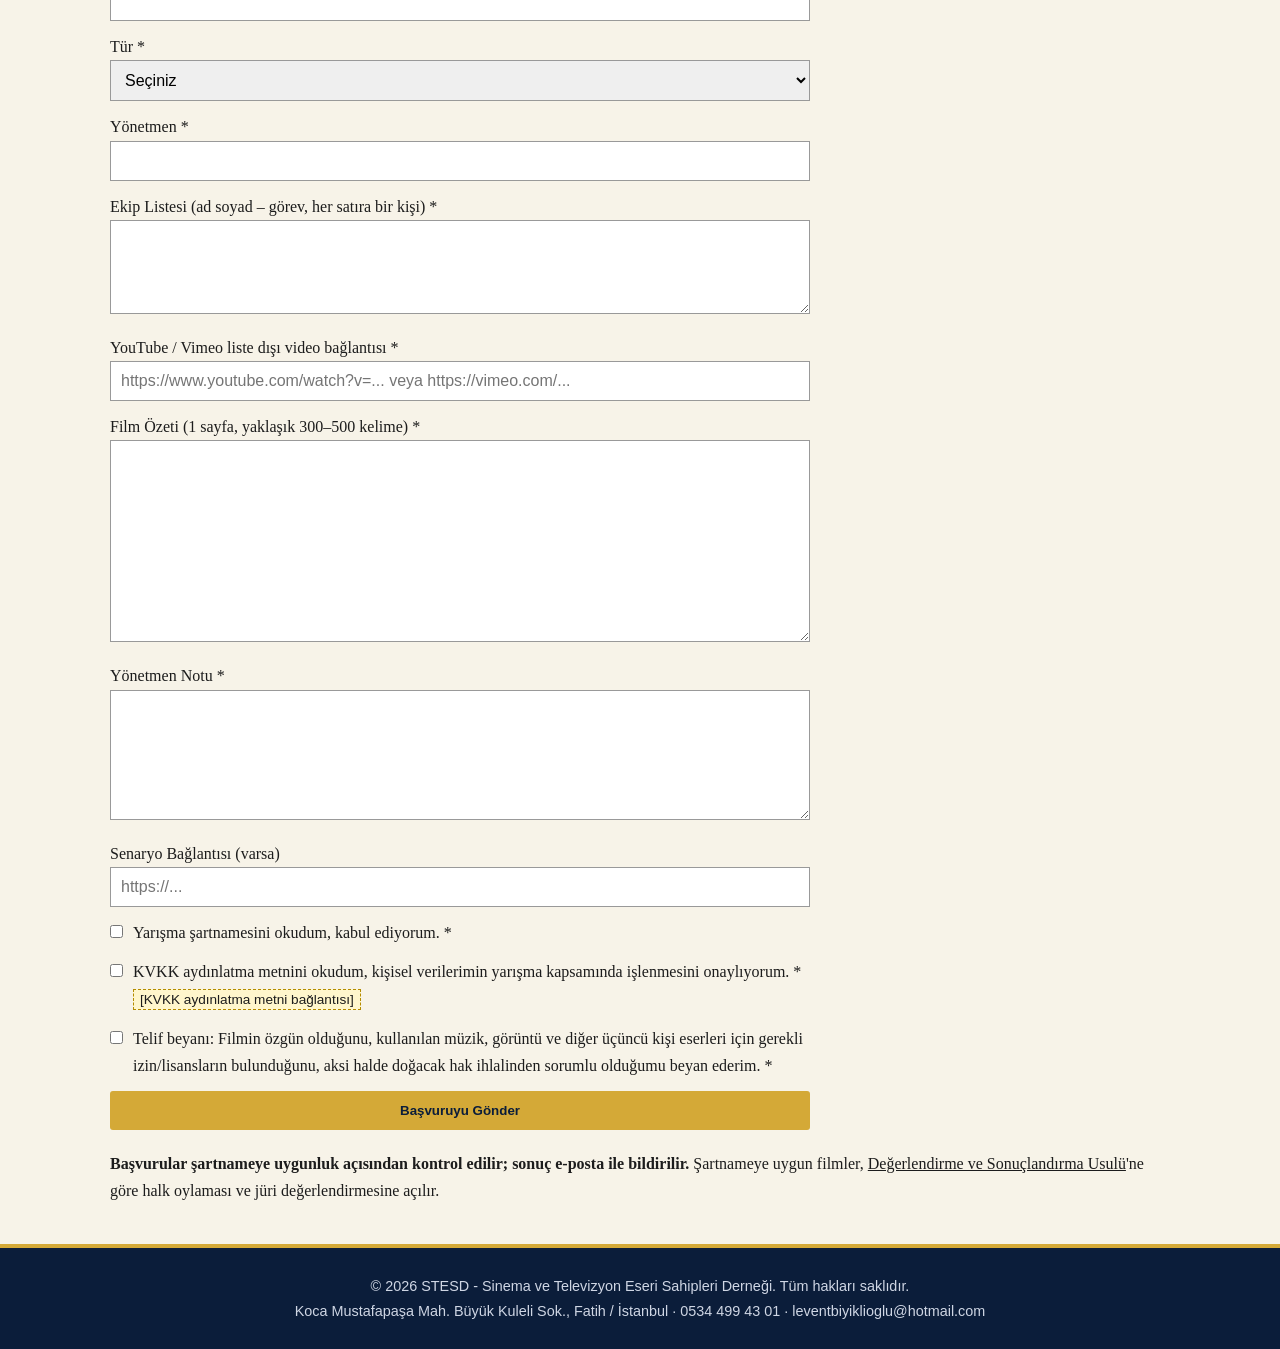
<file: yarisma.html>
<!DOCTYPE html><html lang="tr"><head><meta charset="UTF-8"><meta name="viewport" content="width=device-width,initial-scale=1"><title>Öğrenci Kısa Film Yarışması | STESD</title><meta name="description" content="Sinema ve Televizyon Eseri Sahipleri Derneği resmî web sitesi"><link rel="stylesheet" href="styles.css"></head><body>
<header><div class="bar"><a class="marka" href="index.html"><div class="amblem">🎬</div><b>STESD<small style="display:block;font-weight:normal;font-size:.7rem;opacity:.85">Sinema ve Televizyon Eseri Sahipleri Derneği</small></b></a><nav><a href="index.html">Ana Sayfa</a><a href="hakkimizda.html">Hakkımızda</a><a href="faaliyetler.html">Faaliyetler</a><a href="uyelik.html">Üyelik</a><a href="duyurular.html">Duyurular</a><a href="yarisma.html" class=aktif>Yarışma</a><a href="degerlendirme.html">Değerlendirme</a><a href="filmler.html">Filmler</a><a href="juri.html">Jüri</a><a href="iletisim.html">İletişim</a></nav></div></header>
<main><h2>Öğrenci Kısa Film Yarışması</h2>
<p>Sinema ve Televizyon Eseri Sahipleri Derneği (STESD), sinema ve televizyon öğrencilerinin özgün kısa filmlerini görünür kılmak, geri bildirim almalarını ve hak bilinci kazanmalarını sağlamak amacıyla bu yarışmayı düzenler. Başvuru ücreti yoktur.</p>
<p><small>Aşağıdaki metin şartname taslağının özetidir; sarı işaretli yerler henüz kesinleşmemiştir.</small></p>

<div class="grid">
<div class="kart"><h3>Tema</h3><p>Tema serbesttir. Tür (kurmaca, belgesel, animasyon, deneysel) ve anlatım biçimi yarışmacıya aittir. Yasalara ve genel ahlaka aykırı, nefret söylemi veya şiddeti özendiren içerik kabul edilmez.</p></div>
<div class="kart"><h3>Kimler Katılabilir?</h3><p>Türkiye'deki üniversitelerde sinema, televizyon, radyo-TV, iletişim, görsel sanatlar ve benzeri bölümlerde okuyan lisans, ön lisans ve lisansüstü öğrenciler. Takım halinde başvuru mümkündür; başvuruyu bir temsilci yapar. Öğrenci belgesi doğrulama için istenir, yayımlanmaz.</p></div>
<div class="kart"><h3>Film Koşulları</h3><ul class="liste"><li>Süre en fazla 15 dakika (jenerik dahil)</li><li>Yapım yılı: son 2 yıl</li><li>Özgün film; müzik, görüntü ve üçüncü kişi eserleri için izin/lisans gerekir</li><li>Türkçe dışı filmlerde Türkçe altyazı</li><li>Kişi başı en fazla 2 film</li></ul></div>
</div>

<div class="grid">
<div class="kart"><h3>Nasıl Başvurulur?</h3><ul class="liste"><li>Filmi YouTube veya Vimeo'ya "liste dışı/gizli bağlantı" olarak yükleyin</li><li>Aşağıdaki formu doldurun (film bilgileri, bağlantı, 1 sayfalık özet, yönetmen notu, varsa senaryo bağlantısı, ekip listesi)</li><li>Başvurular FormSubmit üzerinden alınır.</li></ul></div>
<div class="kart"><h3>Değerlendirme</h3><p><b>Aşama 1 – Ön eleme (şartname uygunluğu):</b> Başvurular, şartnameye uygunluk açısından yönetim kurulu veya sekretarya tarafından kontrol edilir. Reddedilen başvurularda gerekçe başvuru sahibine yazılı olarak bildirilir. Şartnameye uygun bulunan filmler hem halk oylamasına hem de jüriye açılır; ön elemede filmin sinematografik kalitesine hüküm verilmez.</p><p><b>Aşama 2 – Jüri ve halk oylaması:</b> Jüri filmleri görsel anlatım, kurgu, ses, oyunculuk/yönetmenlik, bütünlük ve etki ölçütleriyle bağımsız olarak puanlar. Jüri üyeleri kendi öğrencilerinin veya yakınlarının filmlerinin değerlendirmesinde yer almaz. Halk oyu e-posta doğrulamalıdır ve her e-posta adresi yalnızca bir oy kullanabilir.</p><p><b>Sonuç:</b> %50 jüri puanı + %50 halk oyu ile belirlenir. Eşitlik durumu, 3 günlük itiraz süresi ve sonuçların şeffaf biçimde yayımlanması <a href="degerlendirme.html#esitlik">eşitlik</a> ve <a href="degerlendirme.html#seffaflik">şeffaflık ve itiraz</a> bölümlerinde açıklanmıştır.</p><p><a href="degerlendirme.html">Değerlendirme ve sonuçlandırma usulünün tamamı için tıklayın (taslak) →</a></p></div>
<div class="kart"><h3>Sonuç Nasıl Hesaplanır?</h3><ul class="liste"><li>Jüri puanı: %50</li><li>Halk oyu: %50</li><li>Halk oyu: e-posta doğrulamalı, e-posta başına tek oy</li><li>Eşitlikte jüri puanı yüksek olan öne geçer (ayrıntı için <a href="degerlendirme.html#esitlik">Değerlendirme</a> sayfası)</li><li>Sonuçlar yayımdan sonra 3 gün itiraz süresiyle kesinleşir</li></ul></div>
</div>

<h2>Takvim</h2>
<div class="grid">
<div class="kart"><h3>Duyuru</h3><p>05.10.2026</p></div>
<div class="kart"><h3>Son Başvuru</h3><p>16.11.2026</p></div>
<div class="kart"><h3>Ön Eleme Sonucu</h3><p>30.11.2026</p></div>
<div class="kart"><h3>İnsan Jüri Değerlendirmesi</h3><p>14.12.2026</p></div>
<div class="kart"><h3>Sonuç Duyurusu (çevrimiçi)</h3><p>21.12.2026</p></div>
<div class="kart" style="grid-column:1/-1;background:#ffeb3b;border:2px solid #b38b00"><p><strong>TEST AMAÇLI HAYALİ TARİHLER</strong> — Yukarıdaki takvim tarihleri test amacıyla uydurulmuştur, gerçek değildir.</p></div>
</div>

<h2>Ödüller</h2>
<div class="grid"><div class="kart"><h3>Ödüller</h3><p><span class="yer">[Ödüller Levent tarafından belirlenecek]</span></p></div></div>

<h2>Haklar ve Sorumluluk</h2>
<ul class="liste"><li>Filmin tüm hakları yönetmen/ekibinde kalır; katılım filmi satmak anlamına gelmez.</li><li>STESD, filmin yalnızca yarışma tanıtımı, değerlendirme ve duyuru amacıyla (fragman, kare, bağlantı) gösterilmesi için izin ister.</li><li>Üçüncü kişi eserlerinden doğan hak ihlalinden başvuru sahibi sorumludur.</li><li>Kişisel veriler (öğrenci belgesi dahil) yalnızca yarışma için kullanılır ve sonrasında silinir. <span class="yer">[KVKK aydınlatma metni hukuki kontrolden geçirilecek]</span></li><li>STESD gerekli gördüğünde takvimde ve şartnamede değişiklik yapabilir; değişiklikler sitede duyurulur. Başvuru yapan herkes şartnameyi kabul etmiş sayılır.</li></ul>

<h2 id="basvuru">Başvuru Formu</h2>
<p>Başvurular FormSubmit üzerinden alınır.</p>
<form id="basvuruForm" action="https://formsubmit.co/eea0fb96a84d8baaa6b6f5d43d4e3a77" method="POST" novalidate style="max-width:700px">
<input type="hidden" name="_subject" value="STESD Yarışma Başvurusu">
<input type="hidden" name="_template" value="table">
<input type="hidden" name="_captcha" value="true">
<input type="text" name="_honey" value="" style="display:none" tabindex="-1" autocomplete="off">
<label>Ad Soyad *<input name="ad_soyad" required autocomplete="name"></label>
<label>E-posta *<input type="email" name="eposta" required autocomplete="email"></label>
<label>Telefon *<input type="tel" name="telefon" required autocomplete="tel" placeholder="05xx xxx xx xx"></label>
<label>Üniversite *<input name="universite" required></label>
<label>Bölüm *<input name="bolum" required></label>
<label>Sınıf *<select name="sinif" required><option value="">Seçiniz</option><option>Ön lisans</option><option>1. sınıf</option><option>2. sınıf</option><option>3. sınıf</option><option>4. sınıf</option><option>Lisansüstü</option></select></label>
<label style="display:flex;gap:10px;align-items:flex-start"><input type="checkbox" name="ogrenci_belgesi" required style="width:auto;margin-top:6px"><span>Öğrenci olduğumu beyan ederim ve öğrenci belgemin bulunduğunu onaylıyorum. *<br><small>Belge bu formda yüklenmez; değerlendirme sürecinde ayrıca istenecektir.</small></span></label>
<label>Film Adı *<input name="film_adi" required></label>
<label>Süre (dakika, en fazla 15) *<input type="number" name="sure_dk" min="0.5" max="15" step="0.5" required></label>
<label>Tür *<select name="tur" required><option value="">Seçiniz</option><option>Kurmaca</option><option>Belgesel</option><option>Animasyon</option><option>Deneysel</option></select></label>
<label>Yönetmen *<input name="yonetmen" required></label>
<label>Ekip Listesi (ad soyad – görev, her satıra bir kişi) *<textarea name="ekip" rows="4" required></textarea></label>
<label>YouTube / Vimeo liste dışı video bağlantısı *<input type="url" name="video_url" required placeholder="https://www.youtube.com/watch?v=... veya https://vimeo.com/..."></label>
<label>Film Özeti (1 sayfa, yaklaşık 300–500 kelime) *<textarea name="ozet" rows="10" required></textarea></label>
<label>Yönetmen Notu *<textarea name="yonetmen_notu" rows="6" required></textarea></label>
<label>Senaryo Bağlantısı (varsa)<input type="url" name="senaryo_url" placeholder="https://..."></label>
<label style="display:flex;gap:10px;align-items:flex-start"><input type="checkbox" name="sartname_onay" required style="width:auto;margin-top:6px"><span>Yarışma şartnamesini okudum, kabul ediyorum. *</span></label>
<label style="display:flex;gap:10px;align-items:flex-start"><input type="checkbox" name="kvkk_onay" required style="width:auto;margin-top:6px"><span>KVKK aydınlatma metnini okudum, kişisel verilerimin yarışma kapsamında işlenmesini onaylıyorum. * <span class="yer">[KVKK aydınlatma metni bağlantısı]</span></span></label>
<label style="display:flex;gap:10px;align-items:flex-start"><input type="checkbox" name="telif_beyan" required style="width:auto;margin-top:6px"><span>Telif beyanı: Filmin özgün olduğunu, kullanılan müzik, görüntü ve diğer üçüncü kişi eserleri için gerekli izin/lisansların bulunduğunu, aksi halde doğacak hak ihlalinden sorumlu olduğumu beyan ederim. *</span></label>
<div id="hatalar" role="alert" class="yer" style="display:none;white-space:pre-line"></div>
<button class="btn" style="border:0;cursor:pointer" type="submit">Başvuruyu Gönder</button>
</form>
<p style="margin-top:20px"><b>Başvurular şartnameye uygunluk açısından kontrol edilir; sonuç e-posta ile bildirilir.</b> Şartnameye uygun filmler, <a href="degerlendirme.html">Değerlendirme ve Sonuçlandırma Usulü</a>'ne göre halk oylaması ve jüri değerlendirmesine açılır.</p>
<script>
(function(){
var f=document.getElementById('basvuruForm'),h=document.getElementById('hatalar');
function videoGecerli(u){
 try{var x=new URL(u);}catch(e){return false}
 if(x.protocol!=='https:'&&x.protocol!=='http:')return false;
 var host=x.hostname.replace(/^www\.|^m\./,'');
 if(host==='youtu.be')return /^\/[\w-]{11}$/.test(x.pathname);
 if(host==='youtube.com')return (x.pathname==='/watch'&&/^[\w-]{11}$/.test(x.searchParams.get('v')||''))||/^\/(embed|shorts)\/[\w-]{11}$/.test(x.pathname);
 if(host==='vimeo.com'||host==='player.vimeo.com')return /^\/(video\/)?\d+(\/[\w]+)?$/.test(x.pathname);
 return false;
}
f.addEventListener('submit',function(e){
 var er=[],el=f.elements;
 function bos(n,m){if(!el[n].value.trim())er.push(m+' zorunludur.')}
 bos('ad_soyad','Ad soyad');bos('universite','Üniversite');bos('bolum','Bölüm');bos('film_adi','Film adı');bos('yonetmen','Yönetmen');bos('ekip','Ekip listesi');bos('ozet','Film özeti');bos('yonetmen_notu','Yönetmen notu');
 if(!/^[^\s@]+@[^\s@]+\.[^\s@]{2,}$/.test(el.eposta.value.trim()))er.push('Geçerli bir e-posta adresi giriniz.');
 if(el.telefon.value.replace(/\D/g,'').length<10)er.push('Geçerli bir telefon numarası giriniz.');
 if(!el.sinif.value)er.push('Sınıf seçiniz.');
 if(!el.tur.value)er.push('Tür seçiniz.');
 var s=parseFloat(String(el.sure_dk.value).replace(',','.'));
 if(!(s>0)||s>15)er.push('Süre 0 ile 15 dakika arasında olmalıdır.');
 if(!videoGecerli(el.video_url.value.trim()))er.push('Geçerli bir YouTube veya Vimeo video bağlantısı giriniz.');
 if(el.senaryo_url.value.trim()){try{var u=new URL(el.senaryo_url.value.trim());if(u.protocol!=='http:'&&u.protocol!=='https:')throw 0}catch(x){er.push('Senaryo bağlantısı geçerli bir adres olmalıdır.')}}
 if(!el.ogrenci_belgesi.checked)er.push('Öğrenci belgesi beyanını onaylayınız.');
 if(!el.sartname_onay.checked)er.push('Şartname onayı gereklidir.');
 if(!el.kvkk_onay.checked)er.push('KVKK onayı gereklidir.');
 if(!el.telif_beyan.checked)er.push('Telif beyanı onayı gereklidir.');
 if(er.length){e.preventDefault();h.style.display='block';h.textContent='Lütfen şunları düzeltin:\n• '+er.join('\n• ');h.scrollIntoView({behavior:'smooth',block:'center'});return}
 if(f.getAttribute('action').indexOf('[')!==-1){e.preventDefault();h.style.display='block';h.textContent='Form doğrulandı, ancak başvuru adresi henüz belirlenmediği için gönderilemedi.';return}
 h.style.display='none';
});
})();
</script>
</main>
<footer><p>&copy; 2026 STESD - Sinema ve Televizyon Eseri Sahipleri Derneği. Tüm hakları saklıdır.</p><p>Koca Mustafapaşa Mah. Büyük Kuleli Sok., Fatih / İstanbul · 0534 499 43 01 · leventbiyiklioglu@hotmail.com</p></footer></body></html>
</file>
<file: styles.css>
*{margin:0;padding:0;box-sizing:border-box}
:root{--lac:#0b1d3a;--lac2:#12305c;--altin:#d4a937;--krem:#f7f3e8}
body{font-family:Georgia,'Times New Roman',serif;background:var(--krem);color:#1c1c1c;line-height:1.7}
a{color:inherit}
header{background:var(--lac);color:#fff;border-bottom:4px solid var(--altin);position:sticky;top:0;z-index:10}
.bar{max-width:1100px;margin:0 auto;padding:12px 20px;display:flex;align-items:center;justify-content:space-between;flex-wrap:wrap;gap:10px}
.marka{display:flex;align-items:center;gap:12px;text-decoration:none}
.amblem{width:46px;height:46px;border-radius:50%;border:2px solid var(--altin);color:var(--altin);display:flex;align-items:center;justify-content:center;font-size:1.4rem}
.marka b{font-size:1.05rem;line-height:1.2;display:block;max-width:330px}
nav a{color:#fff;text-decoration:none;margin-left:16px;font-family:Arial,sans-serif;font-size:.9rem;text-transform:uppercase;letter-spacing:1px;padding:6px 0;border-bottom:2px solid transparent}
nav a:hover,nav a.aktif{border-color:var(--altin);color:var(--altin)}
.hero{background:linear-gradient(rgba(11,29,58,.88),rgba(11,29,58,.92)),repeating-linear-gradient(90deg,#12305c 0 40px,#0b1d3a 40px 80px);color:#fff;text-align:center;padding:90px 20px}
.hero h1{font-size:2.6rem;color:var(--altin);margin-bottom:10px}
.hero p{max-width:720px;margin:0 auto 24px;font-size:1.15rem}
.btn{display:inline-block;background:var(--altin);color:var(--lac);padding:12px 26px;text-decoration:none;font-family:Arial,sans-serif;font-weight:bold;border-radius:3px}
.btn:hover{background:#fff}
main{max-width:1100px;margin:0 auto;padding:40px 20px}
h2{color:var(--lac);font-size:1.7rem;margin-bottom:14px;border-bottom:3px solid var(--altin);display:inline-block;padding-bottom:4px}
.grid{display:grid;grid-template-columns:repeat(auto-fit,minmax(240px,1fr));gap:20px;margin:24px 0 40px}
.kart{background:#fff;border-top:4px solid var(--altin);padding:20px;box-shadow:0 2px 10px rgba(0,0,0,.1)}
.kart h3{color:var(--lac);margin-bottom:8px}
.yer{background:#fff6cc;border:1px dashed #b38b00;padding:2px 6px;font-family:Arial,sans-serif;font-size:.85em}
form{display:grid;gap:12px;max-width:560px;margin-top:16px}
input,textarea,select{padding:10px;border:1px solid #999;font-size:1rem;font-family:Arial,sans-serif;width:100%}
ul.liste{margin:10px 0 24px 22px}
footer{background:var(--lac);color:#cfd6e4;text-align:center;padding:26px 20px;border-top:4px solid var(--altin);font-family:Arial,sans-serif;font-size:.9rem}
@media(max-width:700px){nav a{margin:0 10px 0 0}.hero h1{font-size:1.8rem}}

/* --- Oylama / film galerisi (TEST) --- */
.test-bant{background:#ffeb3b;border:2px solid #b38b00;padding:10px 14px;margin:16px 0;font-family:Arial,sans-serif}
.test-rozet{display:inline-block;background:#ffeb3b;border:1px solid #b38b00;color:#5c4400;font:bold .7rem Arial,sans-serif;padding:1px 6px;border-radius:3px;margin-bottom:6px}
.film-kart{cursor:pointer;display:block;width:100%;text-align:left;font:inherit;color:inherit;border:0;border-top:4px solid var(--altin);background:#fff;padding:0 0 14px;box-shadow:0 2px 10px rgba(0,0,0,.1)}
.film-kart:hover,.film-kart:focus-visible{box-shadow:0 4px 16px rgba(0,0,0,.25);outline:3px solid var(--altin)}
.film-kart.secili{outline:3px solid var(--lac)}
.film-kart .afis{background:linear-gradient(135deg,var(--lac),var(--lac2));color:var(--altin);font-size:2.6rem;text-align:center;padding:26px 0}
.film-kart .ic{padding:12px 16px 0}
.film-kart h3{color:var(--lac);margin:4px 0}
.film-kart small,.kucuk{font-family:Arial,sans-serif;color:#444}
.oynatici-panel{background:#fff;border-top:4px solid var(--altin);padding:20px;box-shadow:0 2px 10px rgba(0,0,0,.15);margin:24px 0}
.video-kutu{position:relative;width:100%;padding-top:56.25%;background:#000}
.video-kutu iframe{position:absolute;inset:0;width:100%;height:100%;border:0}
.video-yok{background:#eee;border:2px dashed #999;text-align:center;padding:50px 10px;font-family:Arial,sans-serif;color:#555}
.oy-alan{display:flex;align-items:center;gap:18px;flex-wrap:wrap;margin-top:18px}
.oy-buton{background:var(--altin);color:var(--lac);border:0;border-radius:4px;font:bold 1.4rem Arial,sans-serif;padding:16px 38px;cursor:pointer}
.oy-buton:hover:not(:disabled){background:var(--lac);color:#fff}
.oy-buton:disabled{background:#cfd6c0;color:#2d5a1e;cursor:default}
.oy-sayisi{font:bold 1.2rem Arial,sans-serif;color:var(--lac)}
.mesaj{font-family:Arial,sans-serif;margin-top:10px;min-height:1.4em}
.mesaj.hata{color:#b00020}.mesaj.tamam{color:#1b6e1b}
.kapat{float:right;background:none;border:1px solid #999;padding:4px 12px;cursor:pointer;font-family:Arial,sans-serif}
.cubuk-satir{display:grid;grid-template-columns:minmax(120px,240px) 1fr 110px;gap:10px;align-items:center;margin:8px 0;font-family:Arial,sans-serif;font-size:.95rem}
.cubuk-iz{background:#e6e0cc;height:22px}
.cubuk-dolgu{background:var(--altin);height:100%;min-width:2px;transition:width .4s}
.cubuk-dolgu.jr{background:var(--lac2)}
.puan-satir{margin:14px 0;font-family:Arial,sans-serif}
.puan-satir b{display:block;margin-bottom:4px}
.puan-dugmeler{display:flex;flex-wrap:wrap;gap:6px}
.puan-dugmeler button{width:44px;height:44px;border:2px solid var(--lac);background:#fff;color:var(--lac);font:bold 1.05rem Arial,sans-serif;cursor:pointer;border-radius:4px}
.puan-dugmeler button.sec{background:var(--lac);color:var(--altin)}
.juri-ust{display:flex;justify-content:space-between;align-items:center;flex-wrap:wrap;gap:10px;font-family:Arial,sans-serif}
.kod-form{max-width:420px}
table.sonuc{border-collapse:collapse;width:100%;background:#fff;font-family:Arial,sans-serif;font-size:.95rem;box-shadow:0 2px 10px rgba(0,0,0,.1)}
table.sonuc th{background:var(--lac);color:#fff;text-align:left;padding:8px}
table.sonuc td{border-bottom:1px solid #ddd;padding:8px;vertical-align:top}
table.sonuc td.sayi{text-align:right;white-space:nowrap}
table.sonuc tr.birinci td{background:#fff6cc;font-weight:bold}
.kaydirma{overflow-x:auto}
@media(max-width:700px){.cubuk-satir{grid-template-columns:1fr 90px}.cubuk-satir .cubuk-iz{grid-column:1/-1;order:3}}
</file>
